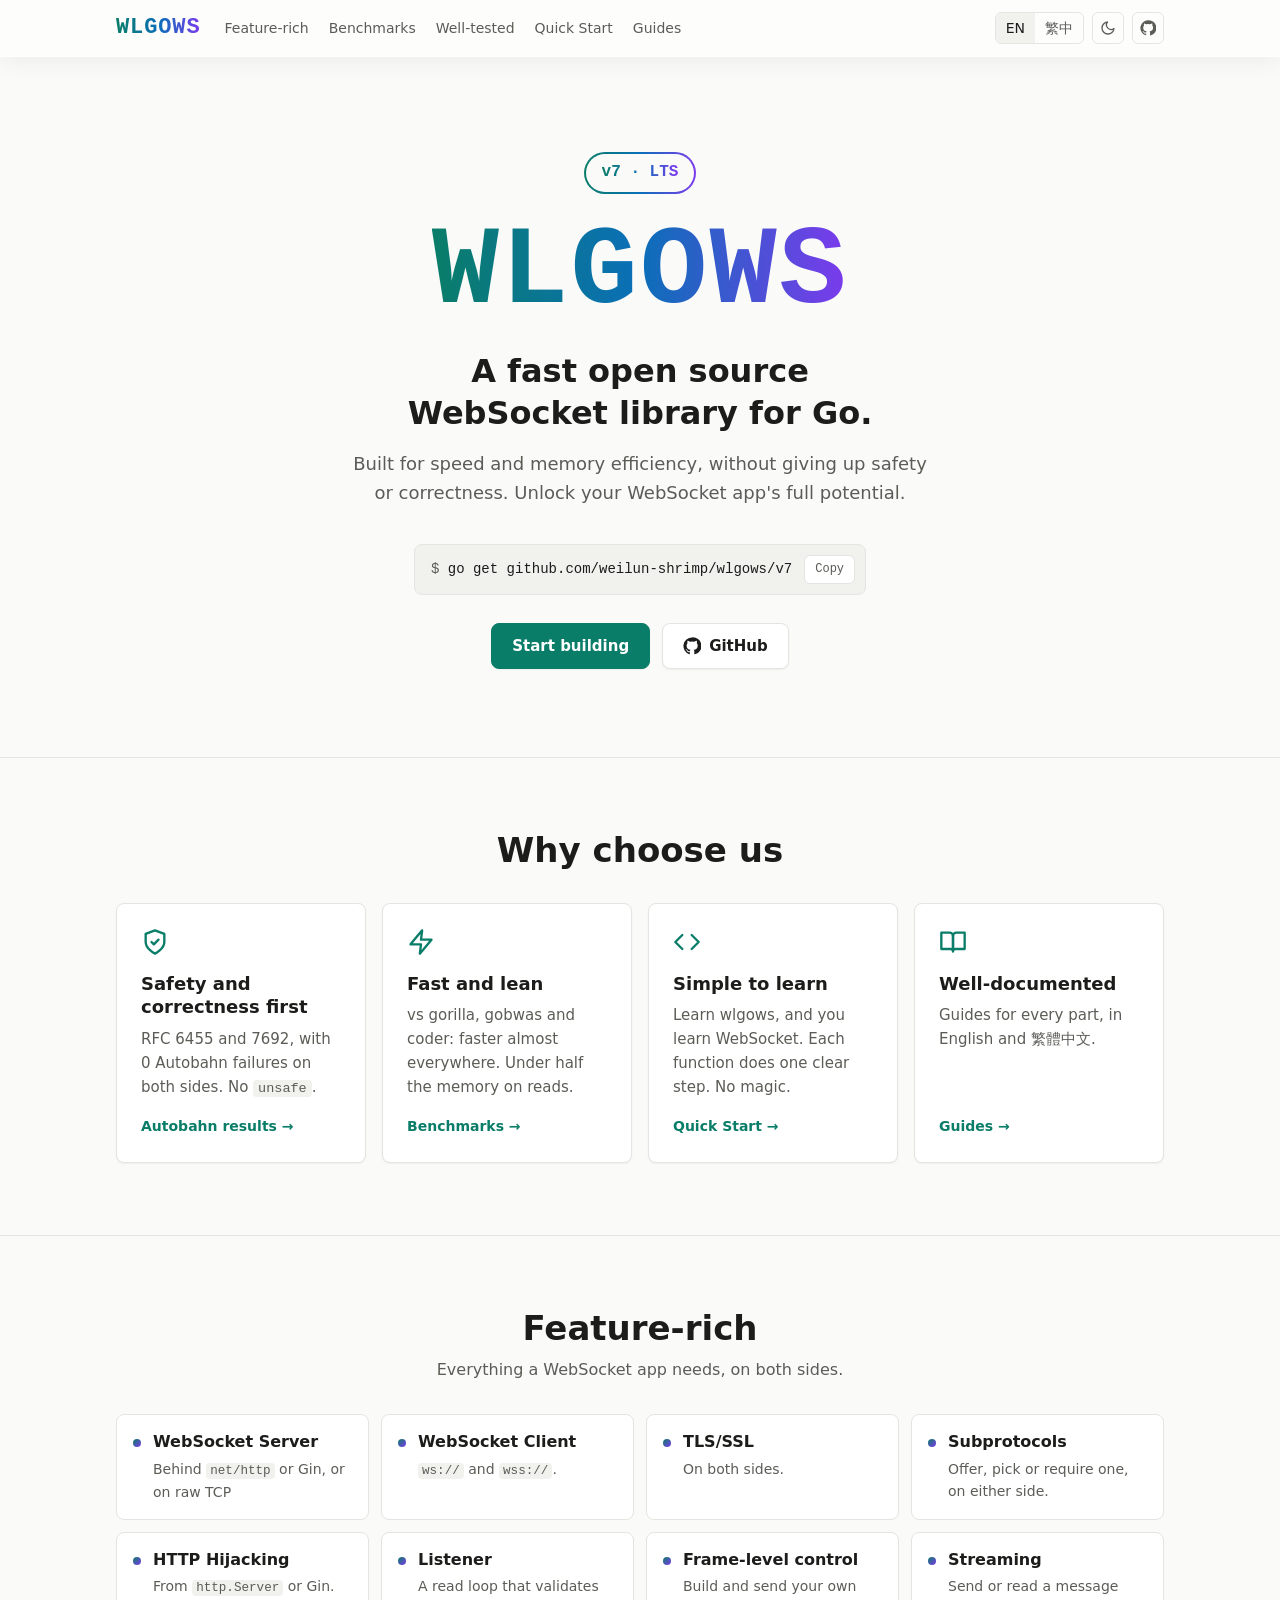
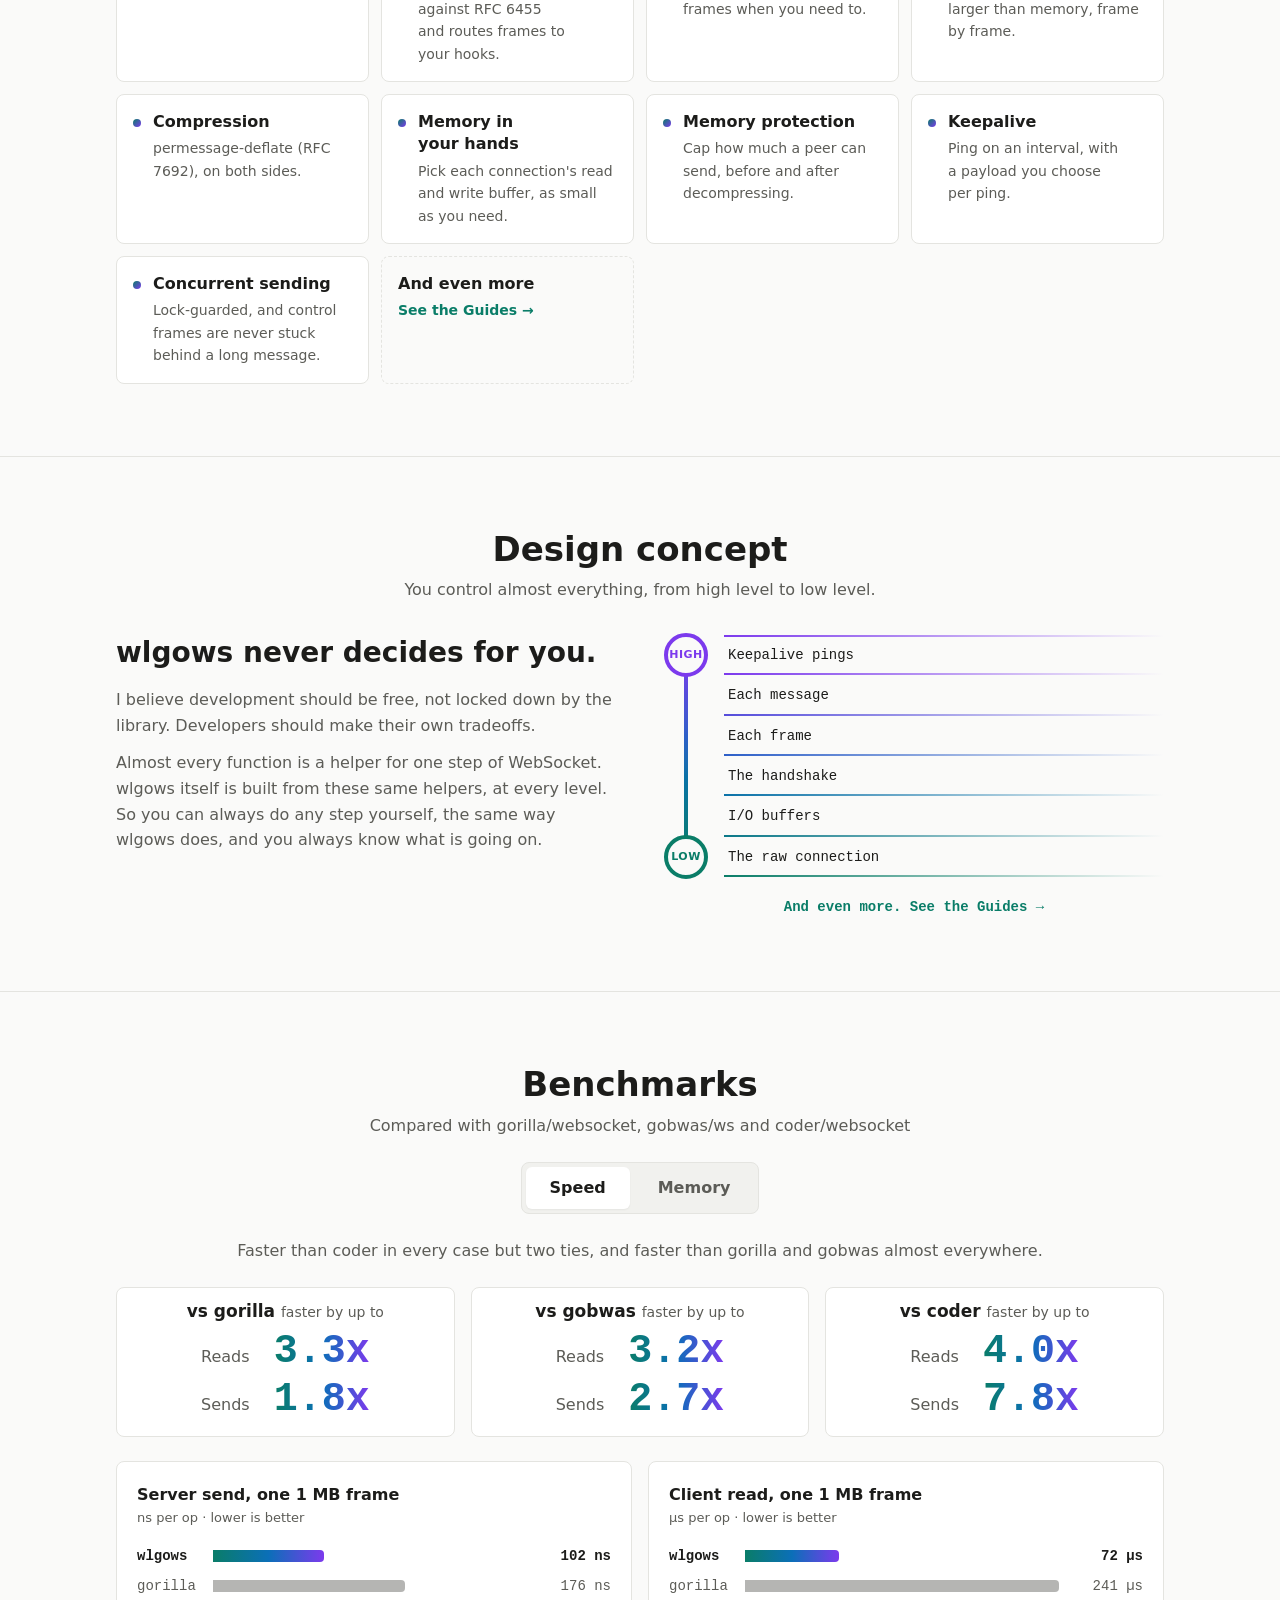
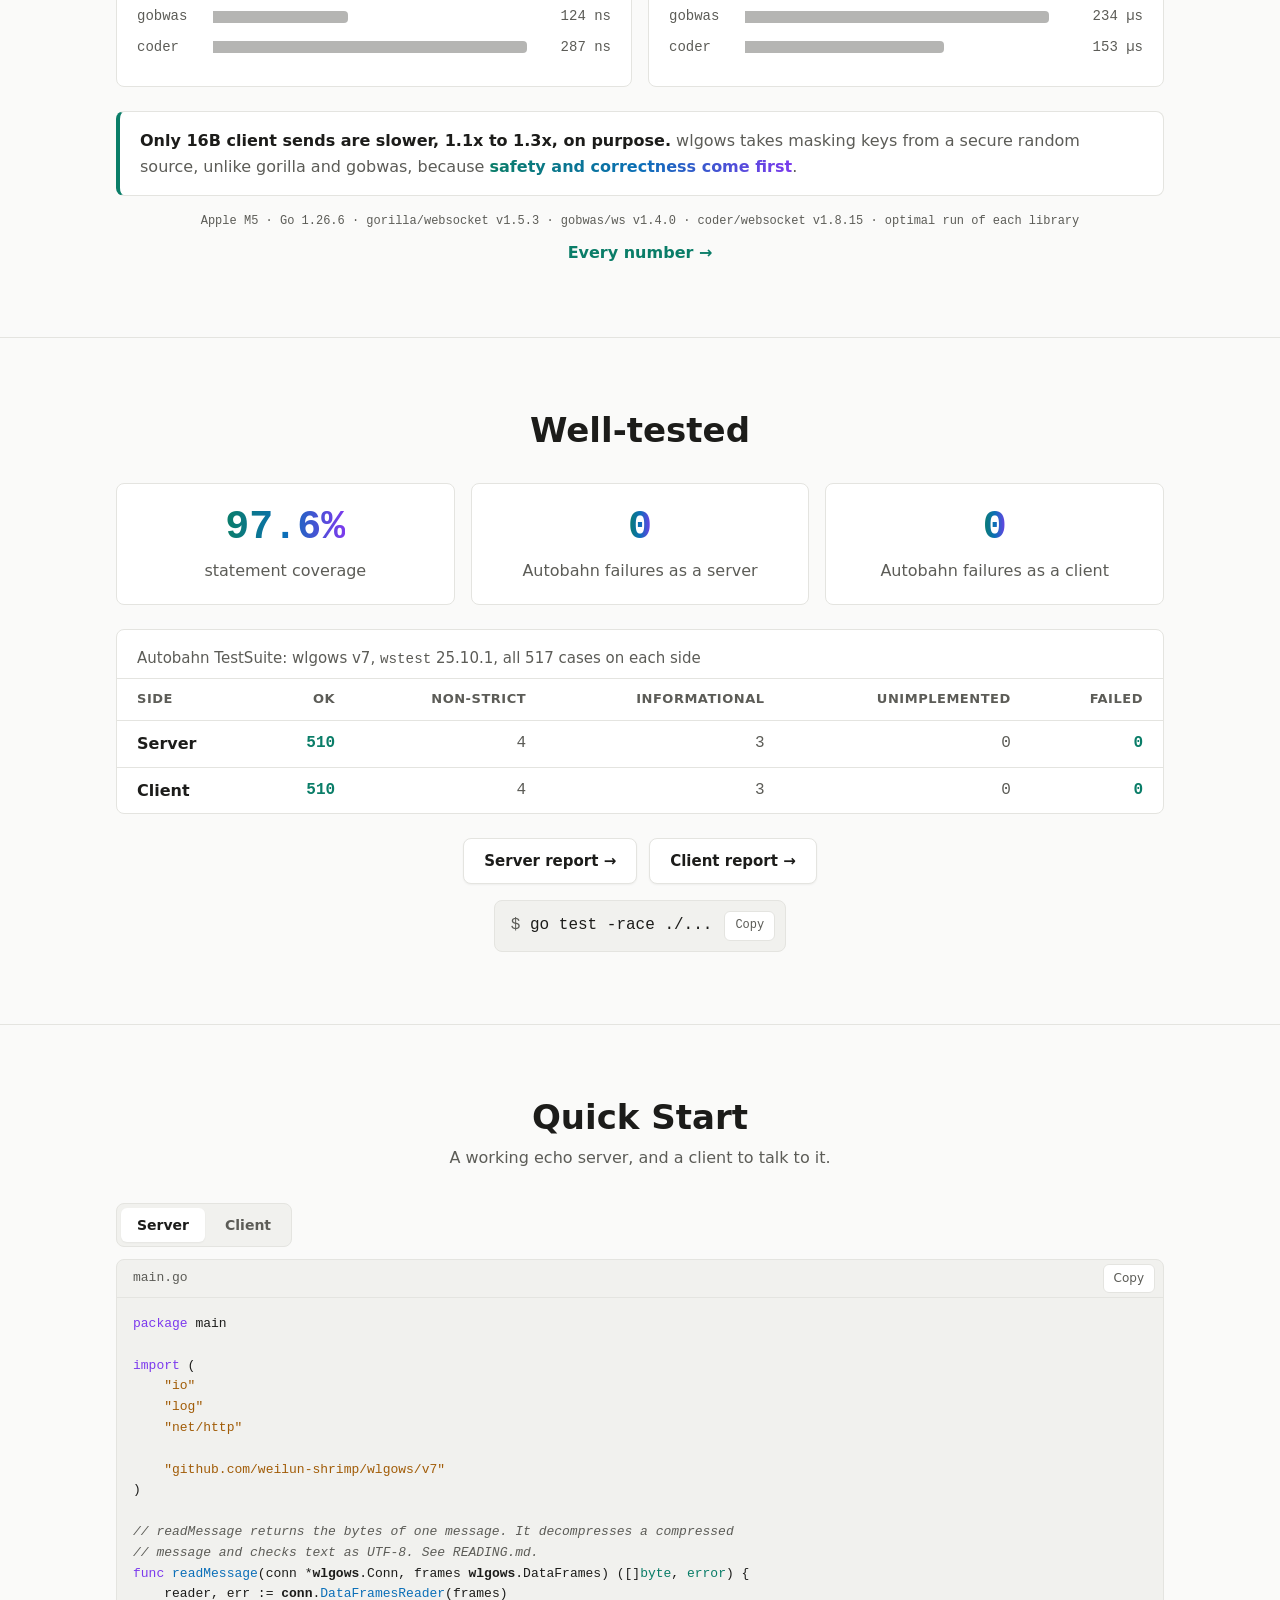
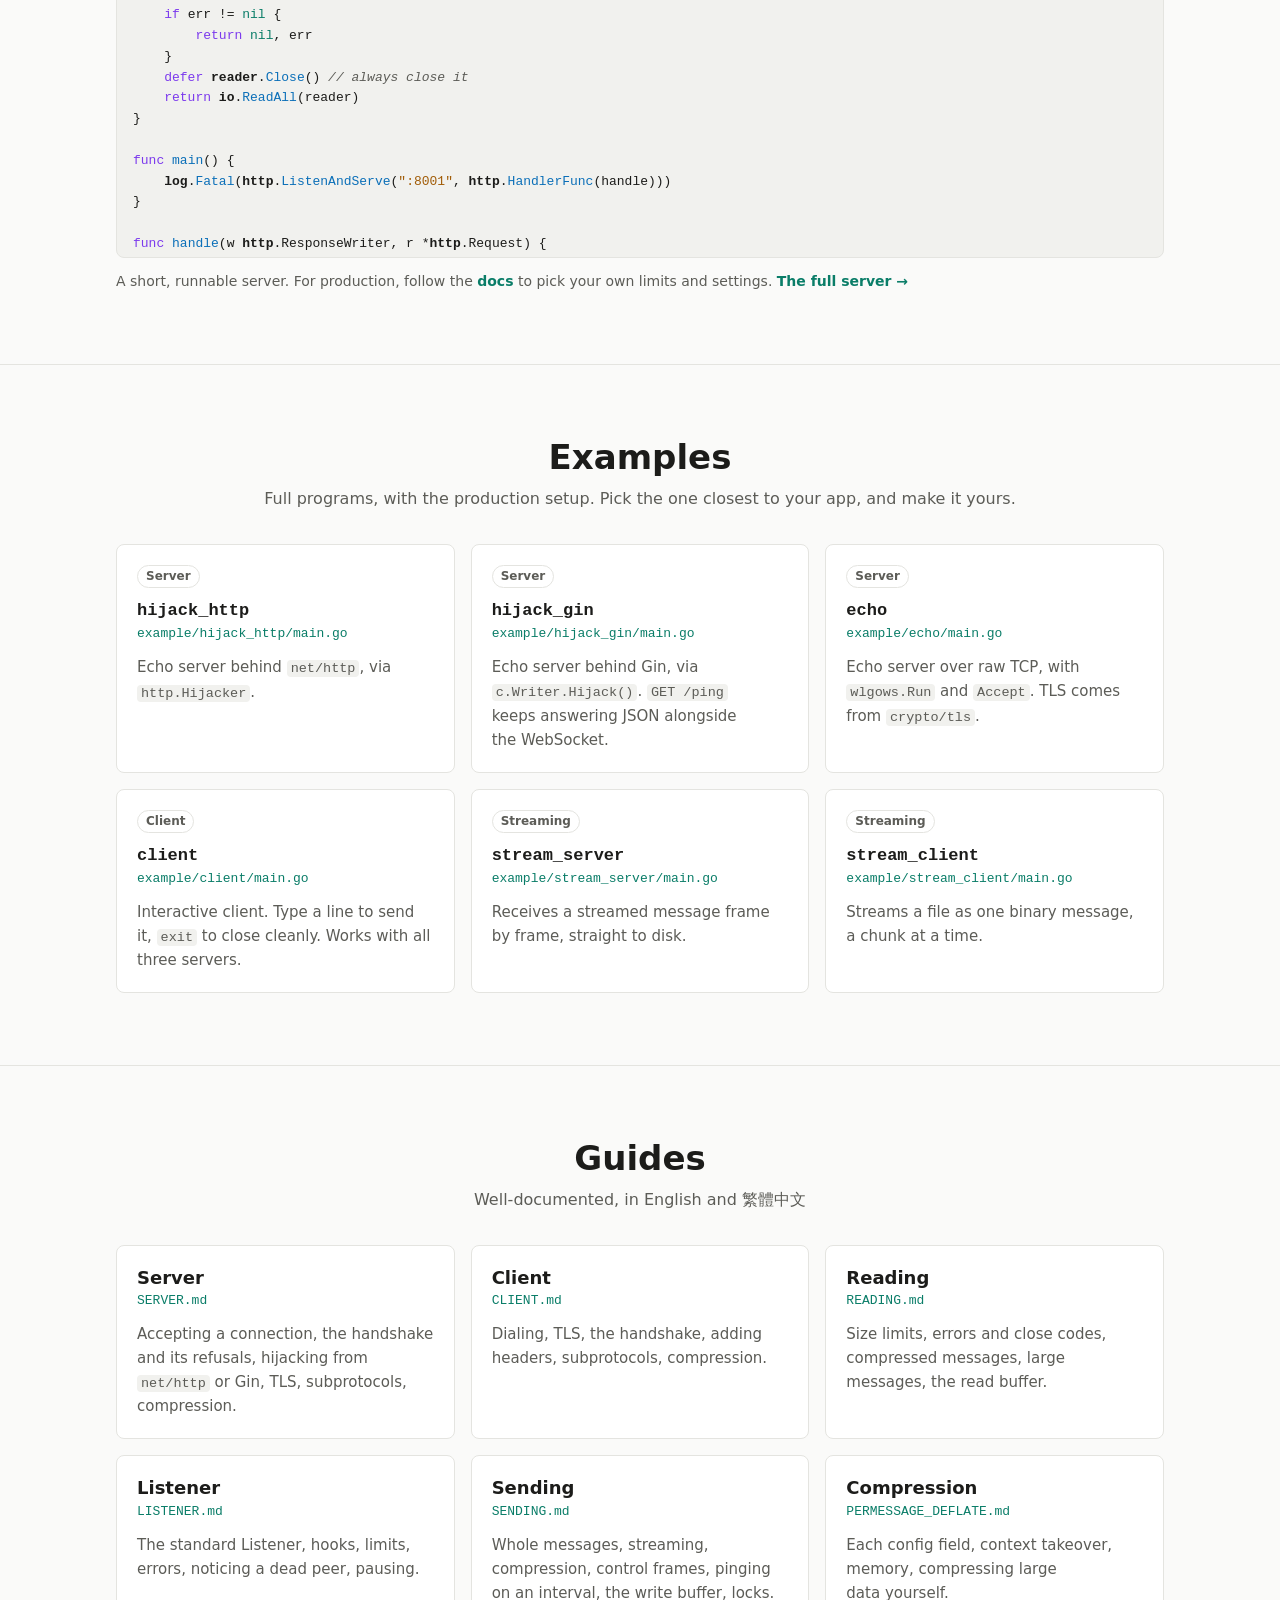
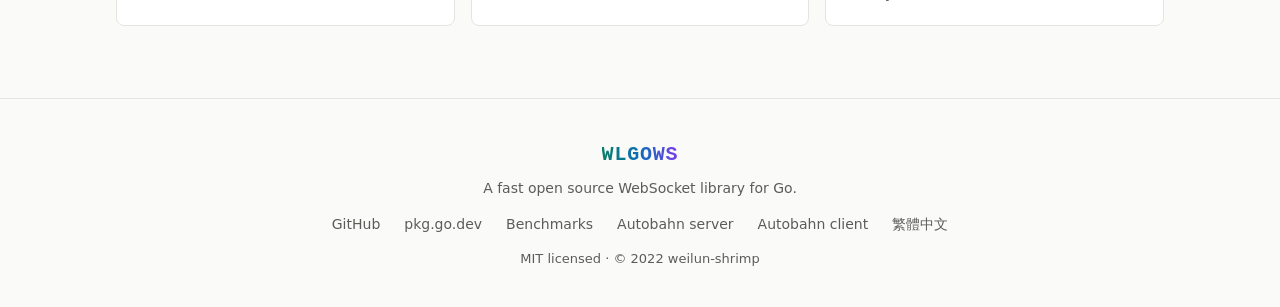
<file: .github/pages/index.html>
<!doctype html>
<html lang="en">
<head>
  <meta charset="utf-8">
  <meta name="viewport" content="width=device-width, initial-scale=1">
  <title>WLGOWS · WebSocket library for Go</title>
  <meta name="description" content="A fast open source WebSocket library for Go. Built for speed and memory efficiency, without giving up safety or correctness. Well-tested and well-documented.">
  <link rel="canonical" href="https://weilun-shrimp.github.io/wlgows/">
  <link rel="alternate" hreflang="en" href="https://weilun-shrimp.github.io/wlgows/">
  <link rel="alternate" hreflang="zh-TW" href="https://weilun-shrimp.github.io/wlgows/zh-TW/">
  <link rel="alternate" hreflang="x-default" href="https://weilun-shrimp.github.io/wlgows/">
  <link rel="icon" href="favicon.svg" type="image/svg+xml">

  <!-- The preview card when the link is shared (Slack, X, Discord ...). -->
  <meta property="og:type" content="website">
  <meta property="og:site_name" content="WLGOWS">
  <meta property="og:title" content="WLGOWS · WebSocket library for Go">
  <meta property="og:description" content="A fast open source WebSocket library for Go. Built for speed and memory efficiency, without giving up safety or correctness. Well-tested and well-documented.">
  <meta property="og:url" content="https://weilun-shrimp.github.io/wlgows/">
  <meta property="og:locale" content="en_US">
  <meta property="og:locale:alternate" content="zh_TW">
  <meta name="twitter:card" content="summary">

  <!-- Tells search engines this page is about a Go library. -->
  <script type="application/ld+json">
  {
    "@context": "https://schema.org",
    "@type": "SoftwareSourceCode",
    "name": "WLGOWS",
    "description": "A fast open source WebSocket library for Go. Built for speed and memory efficiency, without giving up safety or correctness. Well-tested and well-documented.",
    "url": "https://weilun-shrimp.github.io/wlgows/",
    "codeRepository": "https://github.com/weilun-shrimp/wlgows",
    "programmingLanguage": "Go",
    "runtimePlatform": "Go 1.24 or newer",
    "version": "7",
    "license": "https://opensource.org/licenses/MIT",
    "author": {
      "@type": "Person",
      "name": "weilun-shrimp",
      "url": "https://github.com/weilun-shrimp"
    },
    "keywords": "WebSocket library, Go WebSocket, Golang WebSocket, WebSocket server, WebSocket client, open source, RFC 6455, RFC 7692, permessage-deflate",
    "sameAs": "https://pkg.go.dev/github.com/weilun-shrimp/wlgows/v7",
    "inLanguage": "en"
  }
  </script>

  <link rel="stylesheet" href="style/index.css">
  <script src="script/theme.js"></script>
  <script type="module" src="script/index.js"></script>
</head>
<body>
  <header class="site-header glass">
    <div class="container">
      <a class="brand text-gradient" href="./">WLGOWS</a>
      <nav class="nav" id="site-nav">
        <a href="#features">Feature-rich</a>
        <a href="#benchmarks">Benchmarks</a>
        <a href="#well-tested">Well-tested</a>
        <a href="#quick-start">Quick Start</a>
        <a href="#guides">Guides</a>
      </nav>
      <div class="header-actions">
        <div class="lang-switch">
          <a href="./" aria-current="page" lang="en">EN</a>
          <a href="zh-TW/" lang="zh-TW">繁中</a>
        </div>
        <button class="icon-button theme-toggle" type="button" aria-label="Switch theme">
          <svg class="icon-moon" viewBox="0 0 24 24" fill="none" stroke="currentColor" stroke-width="2" stroke-linecap="round" stroke-linejoin="round" aria-hidden="true"><path d="M21 12.8A9 9 0 1 1 11.2 3a7 7 0 0 0 9.8 9.8z"/></svg>
          <svg class="icon-sun" viewBox="0 0 24 24" fill="none" stroke="currentColor" stroke-width="2" stroke-linecap="round" stroke-linejoin="round" aria-hidden="true"><circle cx="12" cy="12" r="4"/><path d="M12 2v2M12 20v2M4.9 4.9l1.4 1.4M17.7 17.7l1.4 1.4M2 12h2M20 12h2M4.9 19.1l1.4-1.4M17.7 6.3l1.4-1.4"/></svg>
        </button>
        <a class="icon-button" href="https://github.com/weilun-shrimp/wlgows" aria-label="GitHub">
          <svg viewBox="0 0 24 24" fill="currentColor" aria-hidden="true"><path d="M12 .5a11.5 11.5 0 0 0-3.6 22.4c.6.1.8-.3.8-.6v-2c-3.2.7-3.9-1.5-3.9-1.5-.5-1.3-1.3-1.7-1.3-1.7-1-.7.1-.7.1-.7 1.2.1 1.8 1.2 1.8 1.2 1 1.8 2.8 1.3 3.4 1 .1-.8.4-1.3.8-1.6-2.6-.3-5.3-1.3-5.3-5.7 0-1.3.5-2.3 1.2-3.1-.1-.3-.5-1.5.1-3.1 0 0 1-.3 3.2 1.2a11 11 0 0 1 5.8 0c2.2-1.5 3.2-1.2 3.2-1.2.6 1.6.2 2.8.1 3.1.8.8 1.2 1.9 1.2 3.1 0 4.4-2.7 5.4-5.3 5.7.4.4.8 1.1.8 2.2v3.3c0 .3.2.7.8.6A11.5 11.5 0 0 0 12 .5z"/></svg>
        </a>
        <button class="icon-button menu-toggle" type="button" aria-label="Menu" aria-controls="site-nav" aria-expanded="false">
          <svg class="icon-menu" viewBox="0 0 24 24" fill="none" stroke="currentColor" stroke-width="2" stroke-linecap="round" aria-hidden="true"><path d="M4 7h16M4 12h16M4 17h16"/></svg>
          <svg class="icon-close" viewBox="0 0 24 24" fill="none" stroke="currentColor" stroke-width="2" stroke-linecap="round" aria-hidden="true"><path d="M6 6l12 12M18 6 6 18"/></svg>
        </button>
      </div>
    </div>
  </header>

  <main>
    <section class="hero">
      <div class="container">
        <a class="badge" href="https://github.com/weilun-shrimp/wlgows/blob/master/README.md#why-i-started-and-why-v7"><span class="text-gradient">v7 · LTS</span></a>
        <h1>
          <span class="wordmark text-gradient">WLGOWS</span>
          <span class="headline">A fast open source WebSocket library for Go.</span>
        </h1>
        <p class="subline">Built for speed and memory efficiency, without giving up safety or correctness. Unlock your WebSocket app's full potential.</p>

        <div class="install">
          <code id="install-command">go get github.com/weilun-shrimp/wlgows/v7</code>
          <button class="copy-button" type="button" data-copy="install-command" data-copied-label="Copied">Copy</button>
        </div>

        <div class="hero-actions">
          <a class="button button-primary" href="#quick-start">Start building</a>
          <a class="button" href="https://github.com/weilun-shrimp/wlgows">
            <svg viewBox="0 0 24 24" fill="currentColor" aria-hidden="true"><path d="M12 .5a11.5 11.5 0 0 0-3.6 22.4c.6.1.8-.3.8-.6v-2c-3.2.7-3.9-1.5-3.9-1.5-.5-1.3-1.3-1.7-1.3-1.7-1-.7.1-.7.1-.7 1.2.1 1.8 1.2 1.8 1.2 1 1.8 2.8 1.3 3.4 1 .1-.8.4-1.3.8-1.6-2.6-.3-5.3-1.3-5.3-5.7 0-1.3.5-2.3 1.2-3.1-.1-.3-.5-1.5.1-3.1 0 0 1-.3 3.2 1.2a11 11 0 0 1 5.8 0c2.2-1.5 3.2-1.2 3.2-1.2.6 1.6.2 2.8.1 3.1.8.8 1.2 1.9 1.2 3.1 0 4.4-2.7 5.4-5.3 5.7.4.4.8 1.1.8 2.2v3.3c0 .3.2.7.8.6A11.5 11.5 0 0 0 12 .5z"/></svg>
            GitHub
          </a>
        </div>
      </div>
    </section>

    <section class="section" id="why">
      <div class="container">
        <h2 class="section-title">Why choose us</h2>
        <div class="card-grid">
          <article class="card">
            <svg class="card-icon" viewBox="0 0 24 24" fill="none" stroke="currentColor" stroke-width="2" stroke-linecap="round" stroke-linejoin="round" aria-hidden="true"><path d="M12 22s8-4 8-10V5l-8-3-8 3v7c0 6 8 10 8 10z"/><path d="m9 12 2 2 4-4"/></svg>
            <h3>Safety and correctness first</h3>
            <p>RFC 6455 and 7692, with 0 Autobahn failures on both sides. No <code>unsafe</code>.</p>
            <a class="card-link" href="https://github.com/weilun-shrimp/wlgows/blob/master/example/AUTOBAHN.md#our-result">Autobahn results →</a>
          </article>
          <article class="card">
            <svg class="card-icon" viewBox="0 0 24 24" fill="none" stroke="currentColor" stroke-width="2" stroke-linecap="round" stroke-linejoin="round" aria-hidden="true"><path d="M13 2 3 14h9l-1 8 10-12h-9l1-8z"/></svg>
            <h3>Fast and lean</h3>
            <p>vs gorilla, gobwas and coder: faster almost everywhere. Under half the memory on reads.</p>
            <a class="card-link" href="https://github.com/weilun-shrimp/wlgows/blob/master/BENCHMARK_COMPARISON.md">Benchmarks →</a>
          </article>
          <article class="card">
            <svg class="card-icon" viewBox="0 0 24 24" fill="none" stroke="currentColor" stroke-width="2" stroke-linecap="round" stroke-linejoin="round" aria-hidden="true"><path d="m8 6-6 6 6 6"/><path d="m16 6 6 6-6 6"/></svg>
            <h3>Simple to learn</h3>
            <p>Learn wlgows, and you learn WebSocket. Each function does one clear step. No magic.</p>
            <a class="card-link" href="#quick-start">Quick Start →</a>
          </article>
          <article class="card">
            <svg class="card-icon" viewBox="0 0 24 24" fill="none" stroke="currentColor" stroke-width="2" stroke-linecap="round" stroke-linejoin="round" aria-hidden="true"><path d="M2 4h7a3 3 0 0 1 3 3v13a2 2 0 0 0-2-2H2z"/><path d="M22 4h-7a3 3 0 0 0-3 3v13a2 2 0 0 1 2-2h8z"/></svg>
            <h3>Well-documented</h3>
            <p>Guides for every part, in English and <span class="nowrap" lang="zh-TW">繁體中文</span>.</p>
            <a class="card-link" href="#guides">Guides →</a>
          </article>
        </div>
      </div>
    </section>
    <section class="section" id="features">
      <div class="container">
        <h2 class="section-title">Feature-rich</h2>
        <p class="section-subtitle">Everything a WebSocket app needs, on both sides.</p>
        <ul class="feature-grid">
          <li class="feature">
            <h3>WebSocket Server</h3>
            <p>Behind <code>net/http</code> or Gin, or on raw TCP</p>
          </li>
          <li class="feature">
            <h3>WebSocket Client</h3>
            <p><code>ws://</code> and <code>wss://</code>.</p>
          </li>
          <li class="feature">
            <h3>TLS/SSL</h3>
            <p>On both sides.</p>
          </li>
          <li class="feature">
            <h3>Subprotocols</h3>
            <p>Offer, pick or require one, on either side.</p>
          </li>
          <li class="feature">
            <h3>HTTP Hijacking</h3>
            <p>From <code>http.Server</code> or Gin.</p>
          </li>
          <li class="feature">
            <h3>Listener</h3>
            <p>A read loop that validates against RFC 6455 and routes frames to your hooks.</p>
          </li>
          <li class="feature">
            <h3>Frame-level control</h3>
            <p>Build and send your own frames when you need to.</p>
          </li>
          <li class="feature">
            <h3>Streaming</h3>
            <p>Send or read a message larger than memory, frame by frame.</p>
          </li>
          <li class="feature">
            <h3>Compression</h3>
            <p>permessage-deflate (RFC 7692), on both sides.</p>
          </li>
          <li class="feature">
            <h3>Memory in your hands</h3>
            <p>Pick each connection's read and write buffer, as small as you need.</p>
          </li>
          <li class="feature">
            <h3>Memory protection</h3>
            <p>Cap how much a peer can send, before and after decompressing.</p>
          </li>
          <li class="feature">
            <h3>Keepalive</h3>
            <p>Ping on an interval, with a payload you choose per ping.</p>
          </li>
          <li class="feature">
            <h3>Concurrent sending</h3>
            <p>Lock-guarded, and control frames are never stuck behind a long message.</p>
          </li>
          <li class="feature feature-more">
            <a href="#guides">
              <span class="feature-more-title">And even more</span>
              <p>See the Guides →</p>
            </a>
          </li>
        </ul>
      </div>
    </section>
    <section class="section" id="design-concept">
      <div class="container">
        <h2 class="section-title">Design concept</h2>
        <p class="section-subtitle">You control almost everything, from high level to low level.</p>
        <div class="concept">
          <div class="concept-text">
            <p class="concept-lead">wlgows never decides for you.</p>
            <p>I believe development should be free, not locked down by the library. Developers should make their own tradeoffs.</p>
            <p>Almost every function is a helper for one step of WebSocket. wlgows itself is built from these same helpers, at every level. So you can always do any step yourself, the same way wlgows does, and you always know what is going on.</p>
          </div>
          <div class="concept-stack">
            <ol class="layer-stack">
              <li class="layer" data-level="High">Keepalive pings</li>
              <li class="layer">Each message</li>
              <li class="layer">Each frame</li>
              <li class="layer">The handshake</li>
              <li class="layer">I/O buffers</li>
              <li class="layer" data-level="Low">The raw connection</li>
            </ol>
            <p class="layer-stack-more"><a href="#guides">And even more. See the Guides →</a></p>
          </div>
        </div>
      </div>
    </section>
    <section class="section" id="benchmarks">
      <div class="container">
        <h2 class="section-title">Benchmarks</h2>
        <p class="section-subtitle">Compared with gorilla/websocket, gobwas/ws and coder/websocket</p>

        <div class="code-tabs benchmark-tabs" data-tabs>
          <div class="code-tabs-bar">
            <div class="code-tabs-list" role="tablist" aria-label="Benchmarks">
              <button class="code-tab" type="button" role="tab" id="tab-speed" aria-controls="panel-speed" aria-selected="true">Speed</button>
              <button class="code-tab" type="button" role="tab" id="tab-memory" aria-controls="panel-memory" aria-selected="false">Memory</button>
            </div>
          </div>
          <div class="code-panel" role="tabpanel" id="panel-speed" aria-labelledby="tab-speed">
            <h3 class="visually-hidden">Speed</h3>
            <p class="benchmark-conclusion">Faster than coder in every case but two ties, and faster than gorilla and gobwas almost everywhere.</p>
            <div class="stat-row">
              <div class="stat">
                <h4 class="stat-title">vs gorilla <span class="stat-title-note">faster by up to</span></h4>
                <dl class="stat-pairs">
                  <div class="stat-pair">
                    <dt>Reads</dt>
                    <dd class="text-gradient">3.3x</dd>
                  </div>
                  <div class="stat-pair">
                    <dt>Sends</dt>
                    <dd class="text-gradient">1.8x</dd>
                  </div>
                </dl>
              </div>
              <div class="stat">
                <h4 class="stat-title">vs gobwas <span class="stat-title-note">faster by up to</span></h4>
                <dl class="stat-pairs">
                  <div class="stat-pair">
                    <dt>Reads</dt>
                    <dd class="text-gradient">3.2x</dd>
                  </div>
                  <div class="stat-pair">
                    <dt>Sends</dt>
                    <dd class="text-gradient">2.7x</dd>
                  </div>
                </dl>
              </div>
              <div class="stat">
                <h4 class="stat-title">vs coder <span class="stat-title-note">faster by up to</span></h4>
                <dl class="stat-pairs">
                  <div class="stat-pair">
                    <dt>Reads</dt>
                    <dd class="text-gradient">4.0x</dd>
                  </div>
                  <div class="stat-pair">
                    <dt>Sends</dt>
                    <dd class="text-gradient">7.8x</dd>
                  </div>
                </dl>
              </div>
            </div>
            <div class="chart-grid">
              <figure class="bar-chart">
                <figcaption>
                  <span class="bar-chart-title">Server send, one 1 MB frame</span>
                  <span class="bar-chart-unit">ns per op · lower is better</span>
                </figcaption>
                <div class="bar-rows">
                  <div class="bar-row bar-row-ours">
                    <span class="bar-name">wlgows</span>
                    <span class="bar-track"><span class="bar" style="--value: 35.5%"></span></span>
                    <span class="bar-value">102 ns</span>
                  </div>
                  <div class="bar-row">
                    <span class="bar-name">gorilla</span>
                    <span class="bar-track"><span class="bar" style="--value: 61.2%"></span></span>
                    <span class="bar-value">176 ns</span>
                  </div>
                  <div class="bar-row">
                    <span class="bar-name">gobwas</span>
                    <span class="bar-track"><span class="bar" style="--value: 43.1%"></span></span>
                    <span class="bar-value">124 ns</span>
                  </div>
                  <div class="bar-row">
                    <span class="bar-name">coder</span>
                    <span class="bar-track"><span class="bar" style="--value: 100.0%"></span></span>
                    <span class="bar-value">287 ns</span>
                  </div>
                </div>
              </figure>
              <figure class="bar-chart">
                <figcaption>
                  <span class="bar-chart-title">Client read, one 1 MB frame</span>
                  <span class="bar-chart-unit">µs per op · lower is better</span>
                </figcaption>
                <div class="bar-rows">
                  <div class="bar-row bar-row-ours">
                    <span class="bar-name">wlgows</span>
                    <span class="bar-track"><span class="bar" style="--value: 29.9%"></span></span>
                    <span class="bar-value">72 µs</span>
                  </div>
                  <div class="bar-row">
                    <span class="bar-name">gorilla</span>
                    <span class="bar-track"><span class="bar" style="--value: 100.0%"></span></span>
                    <span class="bar-value">241 µs</span>
                  </div>
                  <div class="bar-row">
                    <span class="bar-name">gobwas</span>
                    <span class="bar-track"><span class="bar" style="--value: 96.8%"></span></span>
                    <span class="bar-value">234 µs</span>
                  </div>
                  <div class="bar-row">
                    <span class="bar-name">coder</span>
                    <span class="bar-track"><span class="bar" style="--value: 63.4%"></span></span>
                    <span class="bar-value">153 µs</span>
                  </div>
                </div>
              </figure>
            </div>
            <div class="callout">
              <p><strong>Only 16B client sends are slower, 1.1x to 1.3x, on purpose.</strong> wlgows takes masking keys from a secure random source, unlike gorilla and gobwas, because <span class="callout-highlight text-gradient">safety and correctness come first</span>.</p>
            </div>
          </div>
          <div class="code-panel" role="tabpanel" id="panel-memory" aria-labelledby="tab-memory">
            <h3 class="visually-hidden">Memory</h3>
            <p class="benchmark-conclusion">Under half the memory on every read, and 0 allocs on most sends.</p>
            <div class="stat-row">
              <div class="stat">
                <span class="stat-value text-gradient">Under half</span>
                <span class="stat-label">the bytes per read of any of the three</span>
              </div>
            </div>
            <div class="chart-grid">
              <figure class="bar-chart">
                <figcaption>
                  <span class="bar-chart-title">Read memory, one 1 MB frame</span>
                  <span class="bar-chart-unit">MB per op · lower is better</span>
                </figcaption>
                <div class="bar-rows">
                  <div class="bar-row bar-row-ours">
                    <span class="bar-name">wlgows</span>
                    <span class="bar-track"><span class="bar" style="--value: 47.1%"></span></span>
                    <span class="bar-value">1.05 MB</span>
                  </div>
                  <div class="bar-row">
                    <span class="bar-name">gorilla</span>
                    <span class="bar-track"><span class="bar" style="--value: 100.0%"></span></span>
                    <span class="bar-value">2.23 MB</span>
                  </div>
                  <div class="bar-row">
                    <span class="bar-name">gobwas</span>
                    <span class="bar-track"><span class="bar" style="--value: 100.0%"></span></span>
                    <span class="bar-value">2.23 MB</span>
                  </div>
                  <div class="bar-row">
                    <span class="bar-name">coder</span>
                    <span class="bar-track"><span class="bar" style="--value: 100.0%"></span></span>
                    <span class="bar-value">2.23 MB</span>
                  </div>
                </div>
              </figure>
              <figure class="bar-chart">
                <figcaption>
                  <span class="bar-chart-title">Server send allocs, 8 frames of 16 KB</span>
                  <span class="bar-chart-unit">allocs per op · lower is better</span>
                </figcaption>
                <div class="bar-rows">
                  <div class="bar-row bar-row-ours">
                    <span class="bar-name">wlgows</span>
                    <span class="bar-track"><span class="bar" style="--value: 0.0%"></span></span>
                    <span class="bar-value">0</span>
                  </div>
                  <div class="bar-row">
                    <span class="bar-name">gorilla</span>
                    <span class="bar-track"><span class="bar" style="--value: 100.0%"></span></span>
                    <span class="bar-value">16</span>
                  </div>
                  <div class="bar-row">
                    <span class="bar-name">gobwas</span>
                    <span class="bar-track"><span class="bar" style="--value: 50.0%"></span></span>
                    <span class="bar-value">8</span>
                  </div>
                  <div class="bar-row">
                    <span class="bar-name">coder</span>
                    <span class="bar-track"><span class="bar" style="--value: 0.0%"></span></span>
                    <span class="bar-value">0</span>
                  </div>
                </div>
              </figure>
            </div>
          </div>
        </div>

        <p class="benchmark-env">Apple M5 · Go 1.26.6 · gorilla/websocket v1.5.3 · gobwas/ws v1.4.0 · coder/websocket v1.8.15 · optimal run of each library</p>
        <p class="benchmark-more"><a href="https://github.com/weilun-shrimp/wlgows/blob/master/BENCHMARK_COMPARISON.md">Every number →</a></p>
      </div>
    </section>
    <section class="section" id="well-tested">
      <div class="container">
        <h2 class="section-title">Well-tested</h2>
        <div class="stat-row">
          <div class="stat">
            <span class="stat-value text-gradient">97.6%</span>
            <span class="stat-label">statement coverage</span>
          </div>
          <div class="stat">
            <span class="stat-value text-gradient">0</span>
            <span class="stat-label">Autobahn failures as a server</span>
          </div>
          <div class="stat">
            <span class="stat-value text-gradient">0</span>
            <span class="stat-label">Autobahn failures as a client</span>
          </div>
        </div>
        <div class="table-card">
          <table class="data-table">
            <caption>Autobahn TestSuite: wlgows v7, <code>wstest</code> 25.10.1, all 517 cases on each side</caption>
            <thead>
              <tr>
                <th scope="col">Side</th>
                <th scope="col">OK</th>
                <th scope="col">Non-Strict</th>
                <th scope="col">Informational</th>
                <th scope="col">Unimplemented</th>
                <th scope="col">Failed</th>
              </tr>
            </thead>
            <tbody>
              <tr>
                <th scope="row">Server</th>
                <td class="data-good">510</td>
                <td>4</td>
                <td>3</td>
                <td>0</td>
                <td class="data-good">0</td>
              </tr>
              <tr>
                <th scope="row">Client</th>
                <td class="data-good">510</td>
                <td>4</td>
                <td>3</td>
                <td>0</td>
                <td class="data-good">0</td>
              </tr>
            </tbody>
          </table>
        </div>
        <div class="tested-actions">
          <a class="button" href="autobahn_server/index.html">Server report →</a>
          <a class="button" href="autobahn_client/index.html">Client report →</a>
        </div>
        <div class="tested-command">
          <div class="install">
            <code id="test-command">go test -race ./...</code>
            <button class="copy-button" type="button" data-copy="test-command" data-copied-label="Copied">Copy</button>
          </div>
        </div>
      </div>
    </section>
    <section class="section" id="quick-start">
      <div class="container">
        <h2 class="section-title">Quick Start</h2>
        <p class="section-subtitle">A working echo server, and a client to talk to it.</p>
        <div class="code-tabs" data-tabs>
          <div class="code-tabs-bar">
            <div class="code-tabs-list" role="tablist" aria-label="Quick Start code">
              <button class="code-tab" type="button" role="tab" id="tab-server" aria-controls="panel-server" aria-selected="true">Server</button>
              <button class="code-tab" type="button" role="tab" id="tab-client" aria-controls="panel-client" aria-selected="false">Client</button>
            </div>
          </div>
          <div class="code-panel" role="tabpanel" id="panel-server" aria-labelledby="tab-server">
            <div class="code-block">
              <span class="code-block-name">main.go</span>
              <button class="copy-button" type="button" data-copy="code-server" data-copied-label="Copied">Copy</button>
              <pre><code id="code-server">package main

import (
	"io"
	"log"
	"net/http"

	"github.com/weilun-shrimp/wlgows/v7"
)

// readMessage returns the bytes of one message. It decompresses a compressed
// message and checks text as UTF-8. See READING.md.
func readMessage(conn *wlgows.Conn, frames wlgows.DataFrames) ([]byte, error) {
	reader, err := conn.DataFramesReader(frames)
	if err != nil {
		return nil, err
	}
	defer reader.Close() // always close it
	return io.ReadAll(reader)
}

func main() {
	log.Fatal(http.ListenAndServe(":8001", http.HandlerFunc(handle)))
}

func handle(w http.ResponseWriter, r *http.Request) {
	hijacker, ok := w.(http.Hijacker)
	if !ok {
		http.Error(w, "could not hijack connection", http.StatusInternalServerError)
		return
	}
	netConn, bufRW, err := hijacker.Hijack()
	if err != nil {
		http.Error(w, "could not hijack connection", http.StatusInternalServerError)
		return
	}
	defer netConn.Close()

	// Pass bufRW.Reader: net/http may have read the start of the first frame into it.
	conn, _, err := wlgows.ServerHandShake(netConn, bufRW.Reader, bufRW.Writer, r, wlgows.ServerHandShakeConfig{})
	if err != nil {
		return
	}

	// Ping, pong, close and reserved opcodes already answered.
	listener := conn.NewStandardListener()

	// SetConfig replaces all of it, so start from what the standard hooks left.
	config := listener.GetConfig()
	config.Text = func(frames wlgows.DataFrames) {
		message, err := readMessage(conn, frames)
		if err != nil {
			listener.PauseListen(err) // Listen returns err
			return
		}
		conn.SendText(message, wlgows.SendDataConfig{}) // echo
	}
	listener.SetConfig(config)

	log.Println("closing:", listener.Listen())
}</code></pre>
            </div>
            <p class="code-note">A short, runnable server. For production, follow the <a href="#guides">docs</a> to pick your own limits and settings. <a href="https://github.com/weilun-shrimp/wlgows/blob/master/README.md#quick-start">The full server →</a></p>
          </div>
          <div class="code-panel" role="tabpanel" id="panel-client" aria-labelledby="tab-client">
            <div class="code-block">
              <span class="code-block-name">main.go</span>
              <button class="copy-button" type="button" data-copy="code-client" data-copied-label="Copied">Copy</button>
              <pre><code id="code-client">package main

import (
	"bufio"
	"io"
	"log"

	"github.com/weilun-shrimp/wlgows/v7"
)

// readMessage returns the bytes of one message. It decompresses a compressed
// message and checks text as UTF-8. See READING.md.
func readMessage(conn *wlgows.Conn, frames wlgows.DataFrames) ([]byte, error) {
	reader, err := conn.DataFramesReader(frames)
	if err != nil {
		return nil, err
	}
	defer reader.Close() // always close it
	return io.ReadAll(reader)
}

func main() {
	// Dial only connects and builds the request. You run the handshake
	// yourself, so you can still add headers to `request` before it is sent.
	netConn, request, err := wlgows.Dial("ws://localhost:8001", nil)
	if err != nil {
		panic(err)
	}
	defer netConn.Close()

	// The reader and the writer take 4096 bytes/conn each; see READING.md and SENDING.md to shrink them.
	conn, _, err := wlgows.ClientHandShake(netConn, bufio.NewReader(netConn), bufio.NewWriter(netConn), request, wlgows.ClientHandShakeConfig{})
	if err != nil {
		panic(err)
	}

	listener := conn.NewStandardListener()

	config := listener.GetConfig() // what the standard hooks left
	config.Text = func(frames wlgows.DataFrames) {
		message, err := readMessage(conn, frames)
		if err != nil {
			listener.PauseListen(err) // Listen returns err
			return
		}
		log.Printf("received: %s", message)
	}
	listener.SetConfig(config)

	conn.SendText([]byte("Hello, WebSocket!"), wlgows.SendDataConfig{})

	log.Println("closing:", listener.Listen())
}</code></pre>
            </div>
            <p class="code-note">A short, runnable client. For production, follow the <a href="#guides">docs</a> to pick your own limits and settings. <a href="https://github.com/weilun-shrimp/wlgows/blob/master/README.md#quick-start">The full client →</a></p>
          </div>
        </div>
      </div>
    </section>
    <section class="section" id="examples">
      <div class="container">
        <h2 class="section-title">Examples</h2>
        <p class="section-subtitle">Full programs, with the production setup. Pick the one closest to your app, and make it yours.</p>
        <div class="example-grid">
          <a class="example" href="https://github.com/weilun-shrimp/wlgows/blob/master/example/hijack_http/main.go">
            <span class="example-kind">Server</span>
            <h3 class="example-name">hijack_http</h3>
            <span class="example-file">example/hijack_http/main.go</span>
            <p>Echo server behind <code>net/http</code>, via <code>http.Hijacker</code>.</p>
          </a>
          <a class="example" href="https://github.com/weilun-shrimp/wlgows/blob/master/example/hijack_gin/main.go">
            <span class="example-kind">Server</span>
            <h3 class="example-name">hijack_gin</h3>
            <span class="example-file">example/hijack_gin/main.go</span>
            <p>Echo server behind Gin, via <code>c.Writer.Hijack()</code>. <code>GET /ping</code> keeps answering JSON alongside the WebSocket.</p>
          </a>
          <a class="example" href="https://github.com/weilun-shrimp/wlgows/blob/master/example/echo/main.go">
            <span class="example-kind">Server</span>
            <h3 class="example-name">echo</h3>
            <span class="example-file">example/echo/main.go</span>
            <p>Echo server over raw TCP, with <code>wlgows.Run</code> and <code>Accept</code>. TLS comes from <code>crypto/tls</code>.</p>
          </a>
          <a class="example" href="https://github.com/weilun-shrimp/wlgows/blob/master/example/client/main.go">
            <span class="example-kind">Client</span>
            <h3 class="example-name">client</h3>
            <span class="example-file">example/client/main.go</span>
            <p>Interactive client. Type a line to send it, <code>exit</code> to close cleanly. Works with all three servers.</p>
          </a>
          <a class="example" href="https://github.com/weilun-shrimp/wlgows/blob/master/example/stream_server/main.go">
            <span class="example-kind">Streaming</span>
            <h3 class="example-name">stream_server</h3>
            <span class="example-file">example/stream_server/main.go</span>
            <p>Receives a streamed message frame by frame, straight to disk.</p>
          </a>
          <a class="example" href="https://github.com/weilun-shrimp/wlgows/blob/master/example/stream_client/main.go">
            <span class="example-kind">Streaming</span>
            <h3 class="example-name">stream_client</h3>
            <span class="example-file">example/stream_client/main.go</span>
            <p>Streams a file as one binary message, a chunk at a time.</p>
          </a>
        </div>
      </div>
    </section>
    <section class="section" id="guides">
      <div class="container">
        <h2 class="section-title">
          Guides
          <span class="section-title-sub">Well-documented, in English and <span class="nowrap" lang="zh-TW">繁體中文</span></span>
        </h2>
        <div class="guide-grid">
          <a class="guide" href="https://github.com/weilun-shrimp/wlgows/blob/master/SERVER.md">
            <h3 class="guide-title">Server</h3>
            <span class="guide-file">SERVER.md</span>
            <p>Accepting a connection, the handshake and its refusals, hijacking from <code>net/http</code> or Gin, TLS, subprotocols, compression.</p>
          </a>
          <a class="guide" href="https://github.com/weilun-shrimp/wlgows/blob/master/CLIENT.md">
            <h3 class="guide-title">Client</h3>
            <span class="guide-file">CLIENT.md</span>
            <p>Dialing, TLS, the handshake, adding headers, subprotocols, compression.</p>
          </a>
          <a class="guide" href="https://github.com/weilun-shrimp/wlgows/blob/master/READING.md">
            <h3 class="guide-title">Reading</h3>
            <span class="guide-file">READING.md</span>
            <p>Size limits, errors and close codes, compressed messages, large messages, the read buffer.</p>
          </a>
          <a class="guide" href="https://github.com/weilun-shrimp/wlgows/blob/master/LISTENER.md">
            <h3 class="guide-title">Listener</h3>
            <span class="guide-file">LISTENER.md</span>
            <p>The standard Listener, hooks, limits, errors, noticing a dead peer, pausing.</p>
          </a>
          <a class="guide" href="https://github.com/weilun-shrimp/wlgows/blob/master/SENDING.md">
            <h3 class="guide-title">Sending</h3>
            <span class="guide-file">SENDING.md</span>
            <p>Whole messages, streaming, compression, control frames, pinging on an interval, the write buffer, locks.</p>
          </a>
          <a class="guide" href="https://github.com/weilun-shrimp/wlgows/blob/master/PERMESSAGE_DEFLATE.md">
            <h3 class="guide-title">Compression</h3>
            <span class="guide-file">PERMESSAGE_DEFLATE.md</span>
            <p>Each config field, context takeover, memory, compressing large data yourself.</p>
          </a>
        </div>
      </div>
    </section>
  </main>
  <footer class="site-footer">
    <div class="container site-footer-inner">
      <a class="site-footer-brand text-gradient" href="./">WLGOWS</a>
      <p class="site-footer-tagline">A fast open source WebSocket library for Go.</p>
      <nav class="site-footer-links" aria-label="Footer">
        <a href="https://github.com/weilun-shrimp/wlgows">GitHub</a>
        <a href="https://pkg.go.dev/github.com/weilun-shrimp/wlgows/v7">pkg.go.dev</a>
        <a href="https://github.com/weilun-shrimp/wlgows/blob/master/BENCHMARK_COMPARISON.md">Benchmarks</a>
        <a href="autobahn_server/index.html">Autobahn server</a>
        <a href="autobahn_client/index.html">Autobahn client</a>
        <a href="zh-TW/" hreflang="zh-TW" lang="zh-TW">繁體中文</a>
      </nav>
      <p class="site-footer-license"><a href="https://github.com/weilun-shrimp/wlgows/blob/master/LICENSE.txt">MIT licensed</a> · © 2022 weilun-shrimp</p>
    </div>
  </footer>
</body>
</html>
</file>
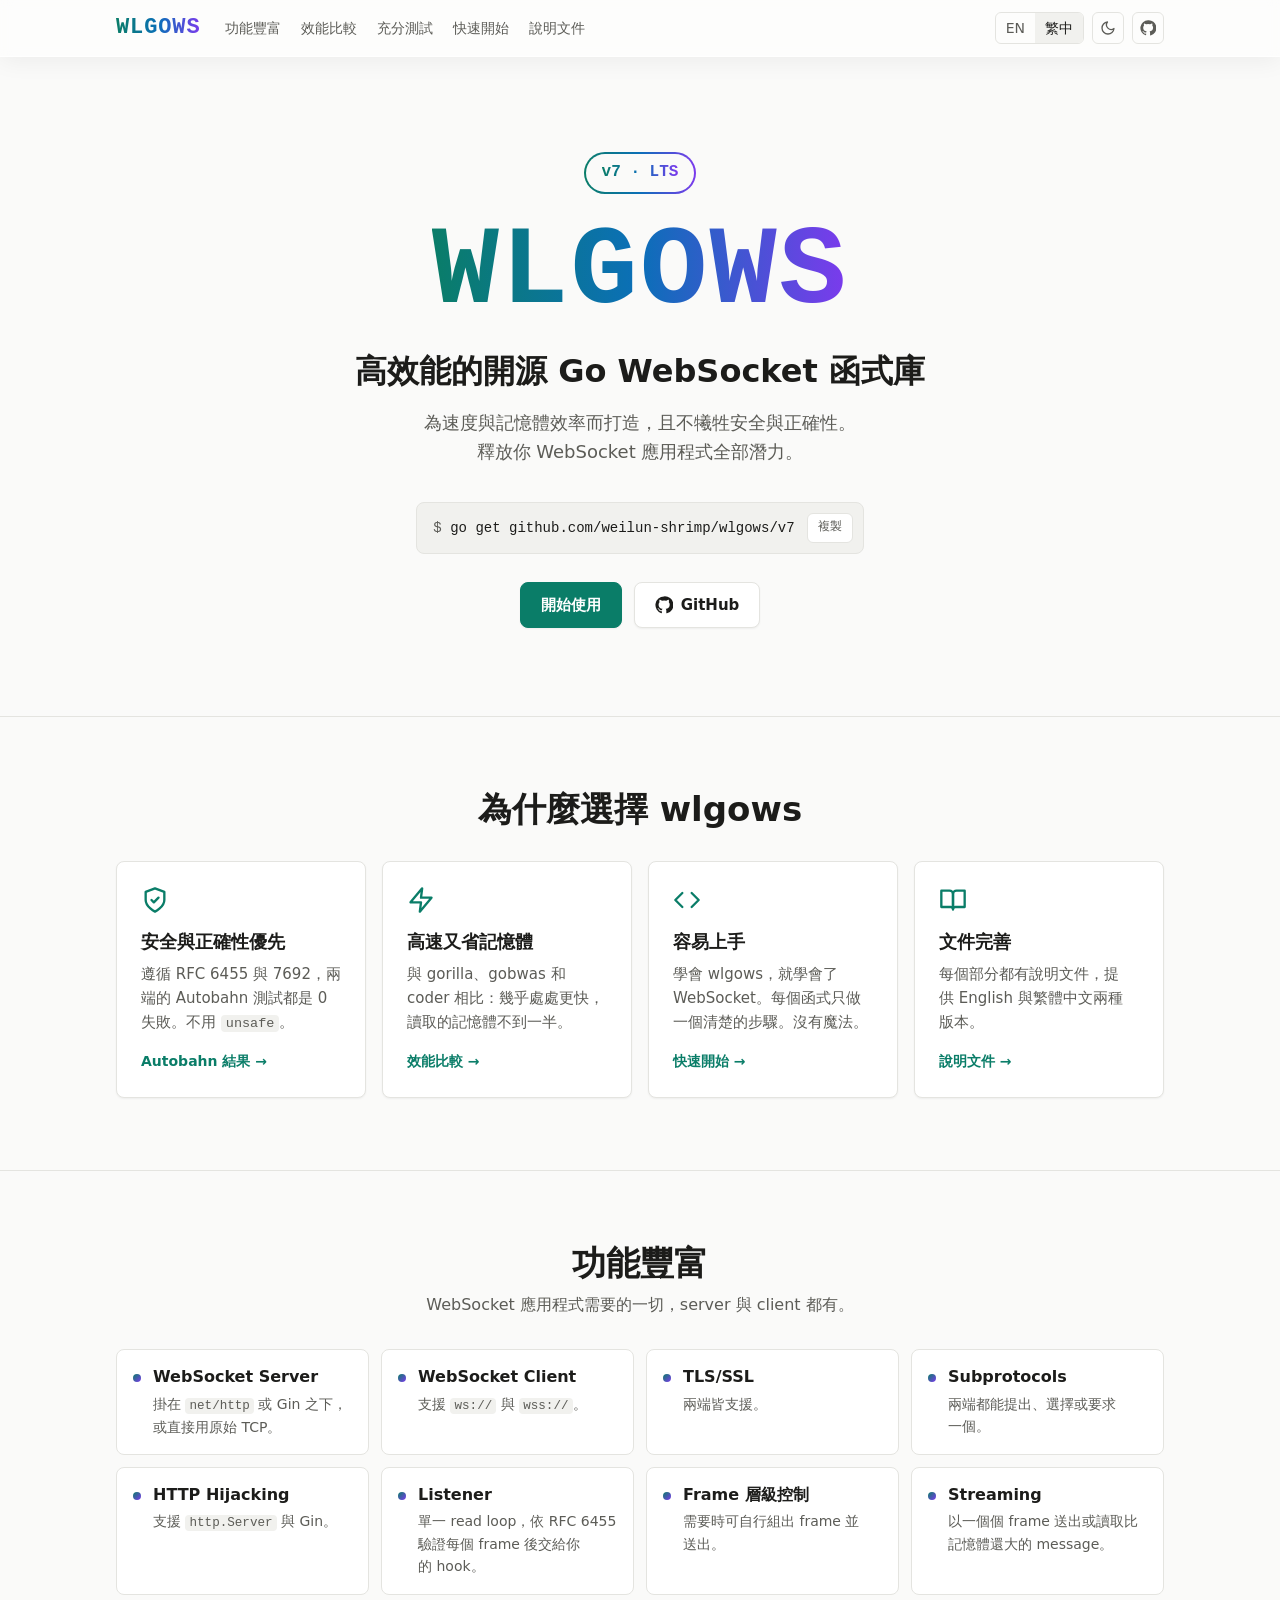
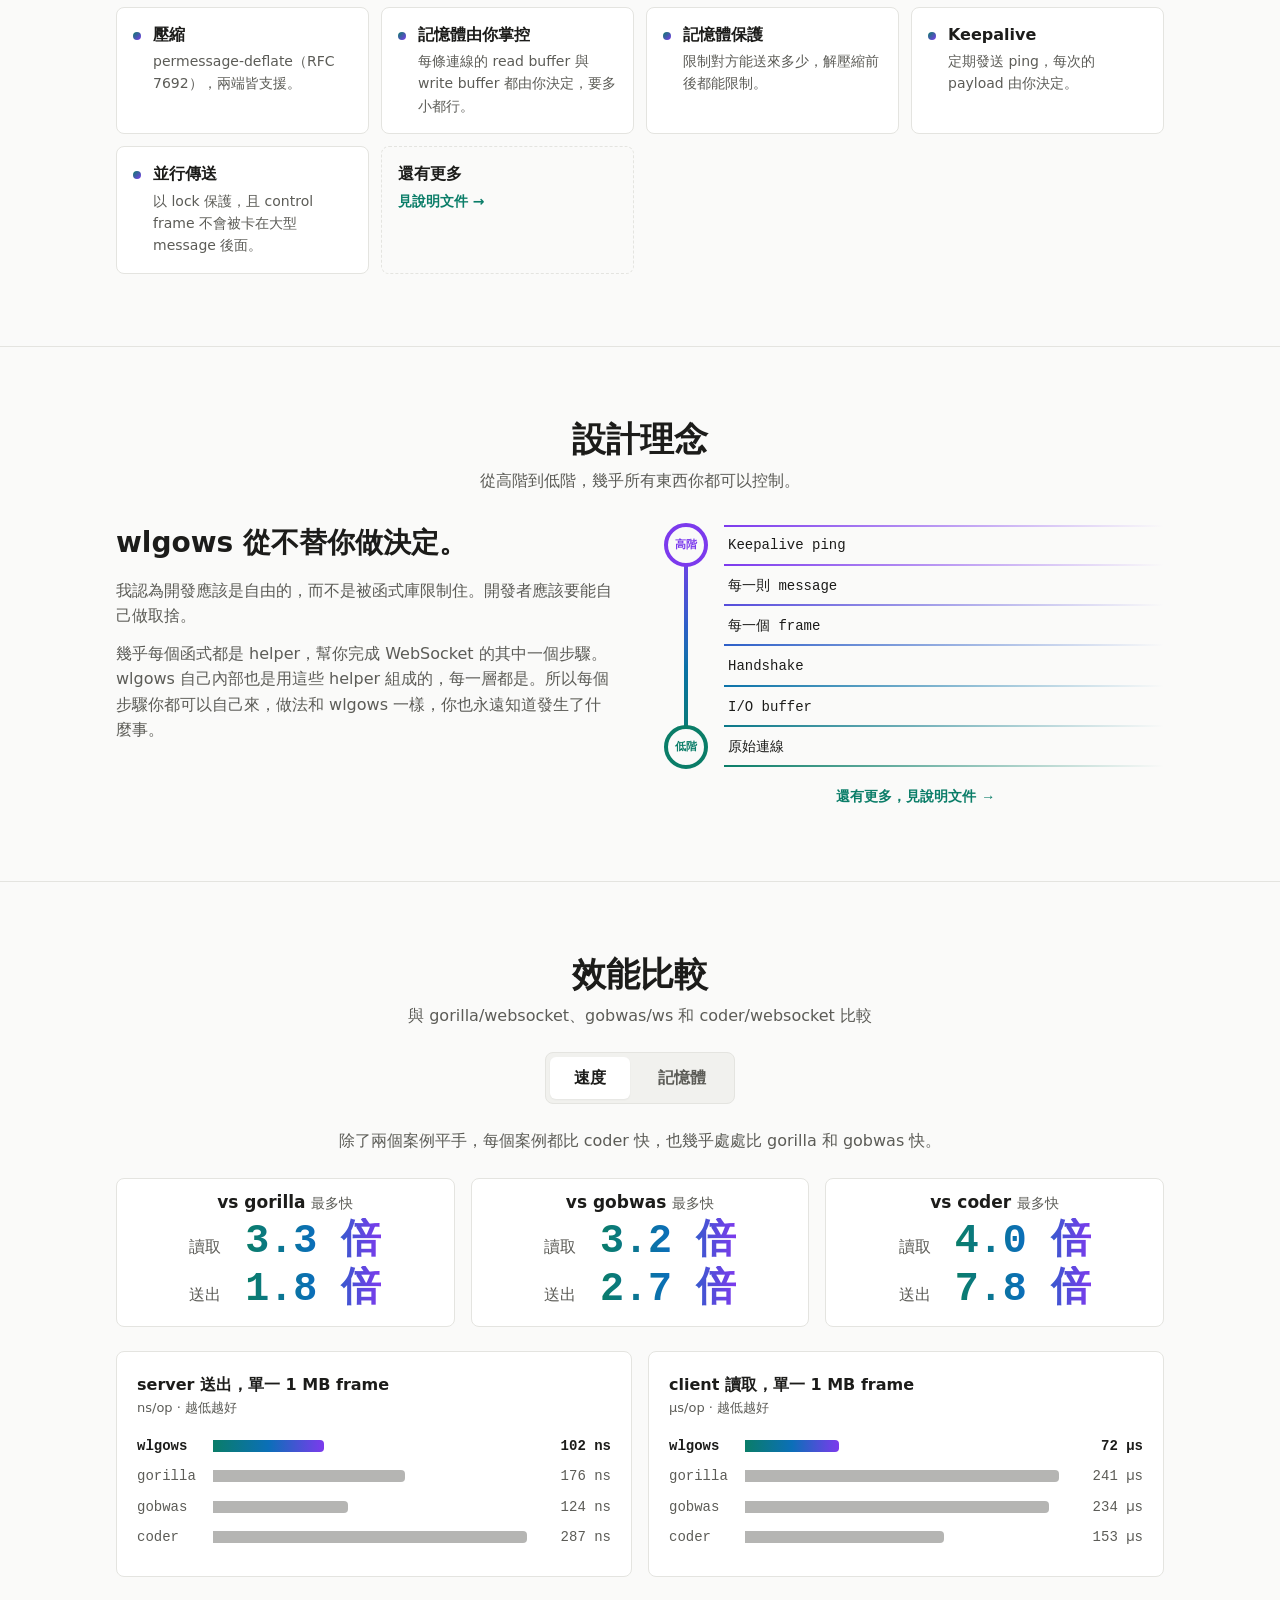
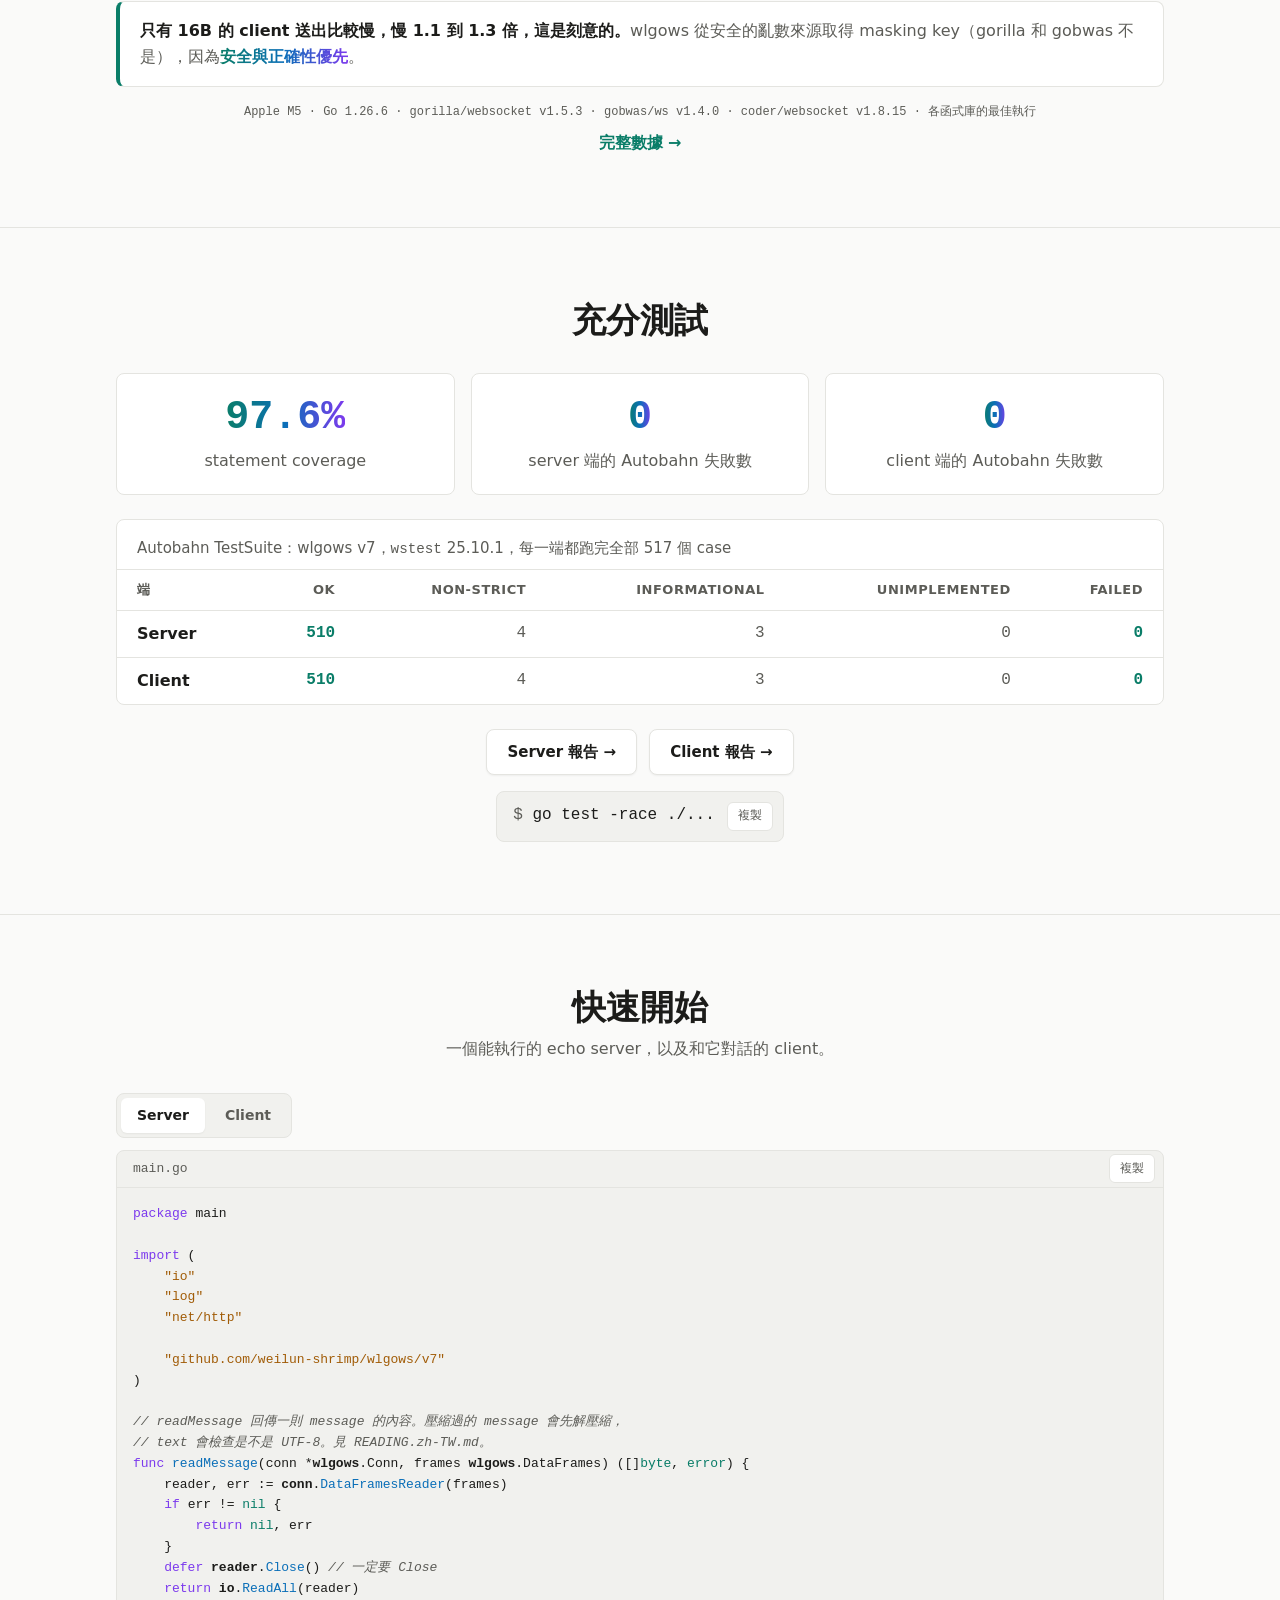
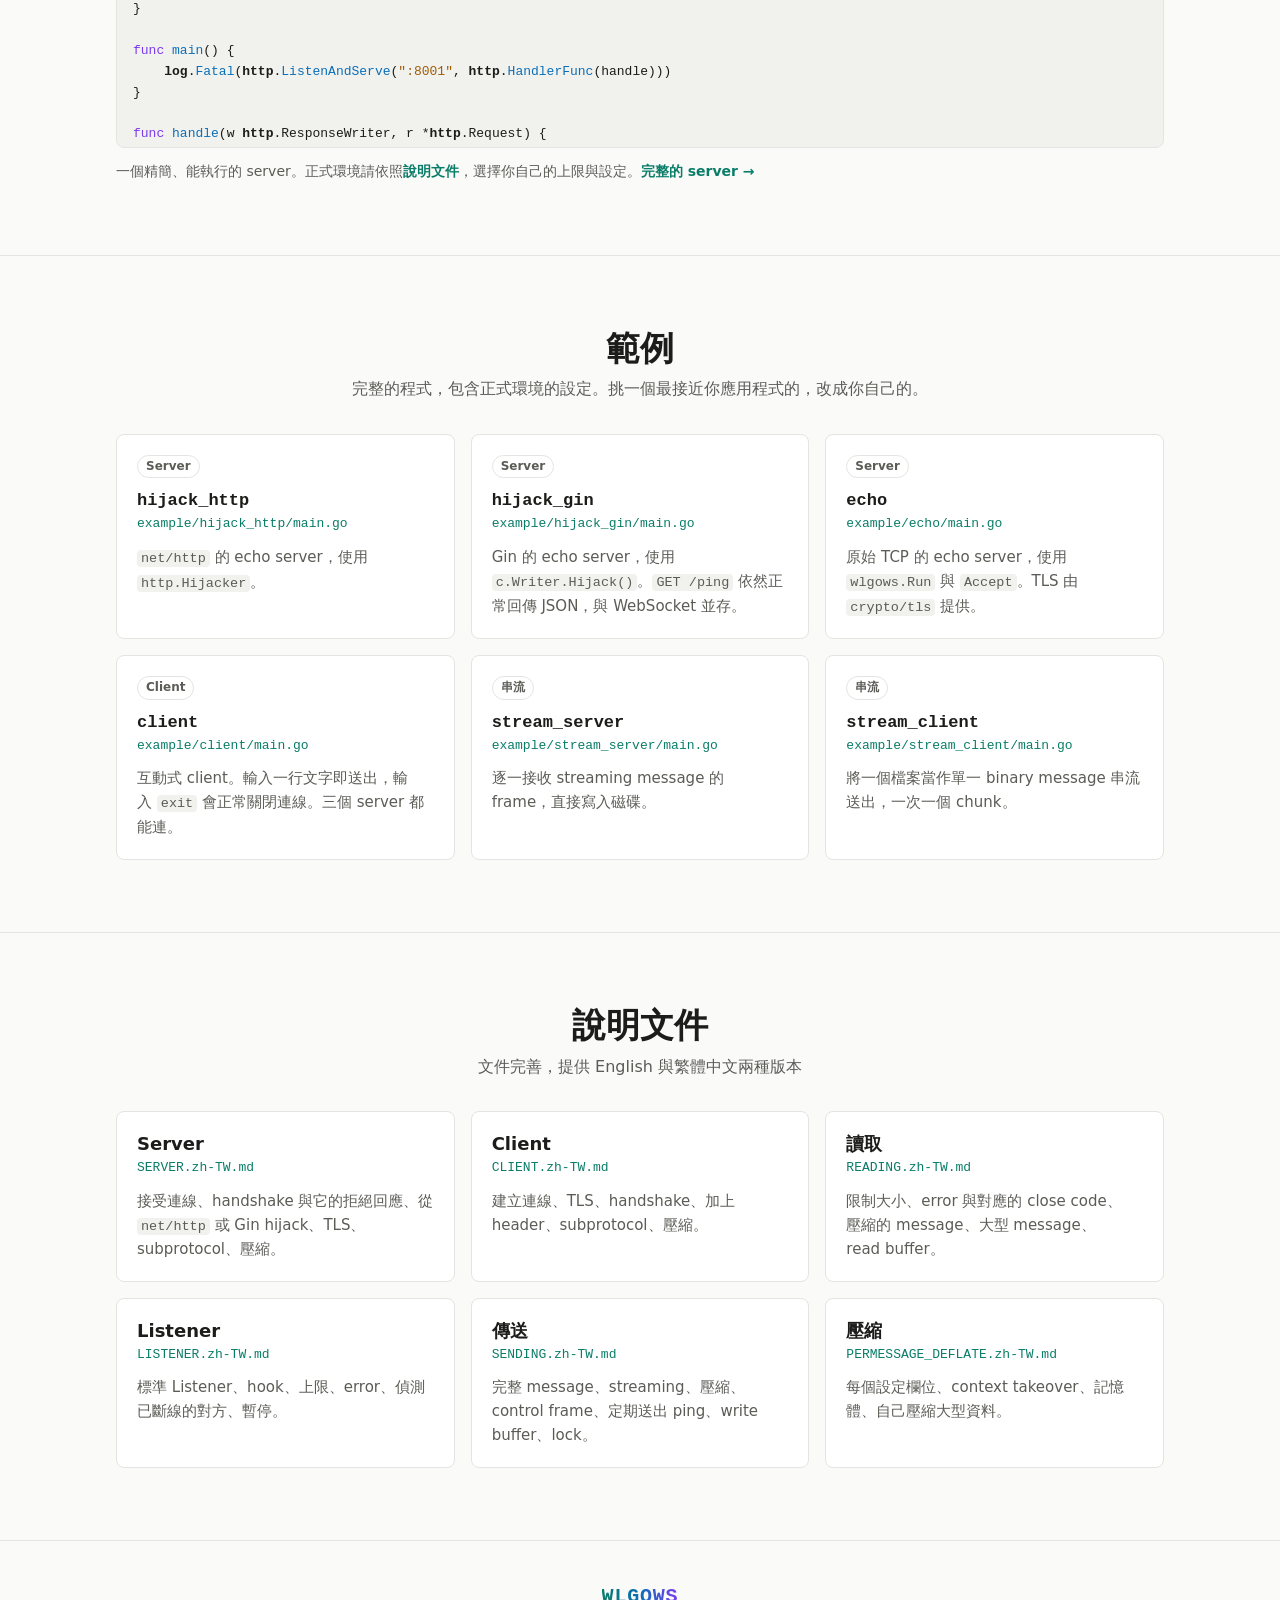
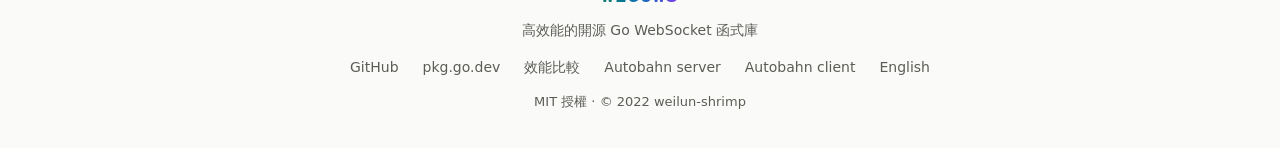
<file: .github/pages/zh-TW/index.html>
<!doctype html>
<html lang="zh-TW">
<head>
  <meta charset="utf-8">
  <meta name="viewport" content="width=device-width, initial-scale=1">
  <title>WLGOWS · Go WebSocket 函式庫</title>
  <meta name="description" content="高效能的開源 Go WebSocket 函式庫。為速度與記憶體效率而打造，且不犧牲安全與正確性。容易上手、功能豐富，經過充分測試，文件完善。">
  <link rel="canonical" href="https://weilun-shrimp.github.io/wlgows/zh-TW/">
  <link rel="alternate" hreflang="en" href="https://weilun-shrimp.github.io/wlgows/">
  <link rel="alternate" hreflang="zh-TW" href="https://weilun-shrimp.github.io/wlgows/zh-TW/">
  <link rel="alternate" hreflang="x-default" href="https://weilun-shrimp.github.io/wlgows/">
  <link rel="icon" href="../favicon.svg" type="image/svg+xml">

  <!-- The preview card when the link is shared (Slack, X, Discord ...). -->
  <meta property="og:type" content="website">
  <meta property="og:site_name" content="WLGOWS">
  <meta property="og:title" content="WLGOWS · Go WebSocket 函式庫">
  <meta property="og:description" content="高效能的開源 Go WebSocket 函式庫。為速度與記憶體效率而打造，且不犧牲安全與正確性。容易上手、功能豐富，經過充分測試，文件完善。">
  <meta property="og:url" content="https://weilun-shrimp.github.io/wlgows/zh-TW/">
  <meta property="og:locale" content="zh_TW">
  <meta property="og:locale:alternate" content="en_US">
  <meta name="twitter:card" content="summary">

  <!-- Tells search engines this page is about a Go library. -->
  <script type="application/ld+json">
  {
    "@context": "https://schema.org",
    "@type": "SoftwareSourceCode",
    "name": "WLGOWS",
    "description": "高效能的開源 Go WebSocket 函式庫。為速度與記憶體效率而打造，且不犧牲安全與正確性。容易上手、功能豐富，經過充分測試，文件完善。",
    "url": "https://weilun-shrimp.github.io/wlgows/zh-TW/",
    "codeRepository": "https://github.com/weilun-shrimp/wlgows",
    "programmingLanguage": "Go",
    "runtimePlatform": "Go 1.24 以上",
    "version": "7",
    "license": "https://opensource.org/licenses/MIT",
    "author": {
      "@type": "Person",
      "name": "weilun-shrimp",
      "url": "https://github.com/weilun-shrimp"
    },
    "keywords": "WebSocket 函式庫, Go WebSocket, Golang WebSocket, WebSocket server, WebSocket client, 開源, RFC 6455, RFC 7692, permessage-deflate",
    "sameAs": "https://pkg.go.dev/github.com/weilun-shrimp/wlgows/v7",
    "inLanguage": "zh-TW"
  }
  </script>

  <link rel="stylesheet" href="../style/index.css">
  <script src="../script/theme.js"></script>
  <script type="module" src="../script/index.js"></script>
</head>
<body>
  <header class="site-header glass">
    <div class="container">
      <a class="brand text-gradient" href="./">WLGOWS</a>
      <nav class="nav" id="site-nav">
        <a href="#features">功能豐富</a>
        <a href="#benchmarks">效能比較</a>
        <a href="#well-tested">充分測試</a>
        <a href="#quick-start">快速開始</a>
        <a href="#guides">說明文件</a>
      </nav>
      <div class="header-actions">
        <div class="lang-switch">
          <a href="../" hreflang="en" lang="en">EN</a>
          <a href="./" aria-current="page">繁中</a>
        </div>
        <button class="icon-button theme-toggle" type="button" aria-label="切換深／淺色模式">
          <svg class="icon-moon" viewBox="0 0 24 24" fill="none" stroke="currentColor" stroke-width="2" stroke-linecap="round" stroke-linejoin="round" aria-hidden="true"><path d="M21 12.8A9 9 0 1 1 11.2 3a7 7 0 0 0 9.8 9.8z"/></svg>
          <svg class="icon-sun" viewBox="0 0 24 24" fill="none" stroke="currentColor" stroke-width="2" stroke-linecap="round" stroke-linejoin="round" aria-hidden="true"><circle cx="12" cy="12" r="4"/><path d="M12 2v2M12 20v2M4.9 4.9l1.4 1.4M17.7 17.7l1.4 1.4M2 12h2M20 12h2M4.9 19.1l1.4-1.4M17.7 6.3l1.4-1.4"/></svg>
        </button>
        <a class="icon-button" href="https://github.com/weilun-shrimp/wlgows" aria-label="GitHub">
          <svg viewBox="0 0 24 24" fill="currentColor" aria-hidden="true"><path d="M12 .5a11.5 11.5 0 0 0-3.6 22.4c.6.1.8-.3.8-.6v-2c-3.2.7-3.9-1.5-3.9-1.5-.5-1.3-1.3-1.7-1.3-1.7-1-.7.1-.7.1-.7 1.2.1 1.8 1.2 1.8 1.2 1 1.8 2.8 1.3 3.4 1 .1-.8.4-1.3.8-1.6-2.6-.3-5.3-1.3-5.3-5.7 0-1.3.5-2.3 1.2-3.1-.1-.3-.5-1.5.1-3.1 0 0 1-.3 3.2 1.2a11 11 0 0 1 5.8 0c2.2-1.5 3.2-1.2 3.2-1.2.6 1.6.2 2.8.1 3.1.8.8 1.2 1.9 1.2 3.1 0 4.4-2.7 5.4-5.3 5.7.4.4.8 1.1.8 2.2v3.3c0 .3.2.7.8.6A11.5 11.5 0 0 0 12 .5z"/></svg>
        </a>
        <button class="icon-button menu-toggle" type="button" aria-label="選單" aria-controls="site-nav" aria-expanded="false">
          <svg class="icon-menu" viewBox="0 0 24 24" fill="none" stroke="currentColor" stroke-width="2" stroke-linecap="round" aria-hidden="true"><path d="M4 7h16M4 12h16M4 17h16"/></svg>
          <svg class="icon-close" viewBox="0 0 24 24" fill="none" stroke="currentColor" stroke-width="2" stroke-linecap="round" aria-hidden="true"><path d="M6 6l12 12M18 6 6 18"/></svg>
        </button>
      </div>
    </div>
  </header>

  <main>
    <section class="hero">
      <div class="container">
        <a class="badge" href="https://github.com/weilun-shrimp/wlgows/blob/master/README.zh-TW.md#緣起與為什麼是-v7"><span class="text-gradient">v7 · LTS</span></a>
        <h1>
          <span class="wordmark text-gradient">WLGOWS</span>
          <span class="headline">高效能的開源 Go WebSocket 函式庫</span>
        </h1>
        <p class="subline">為速度與記憶體效率而打造，且不犧牲安全與正確性。釋放你 WebSocket 應用程式全部潛力。</p>

        <div class="install">
          <code id="install-command">go get github.com/weilun-shrimp/wlgows/v7</code>
          <button class="copy-button" type="button" data-copy="install-command" data-copied-label="已複製">複製</button>
        </div>

        <div class="hero-actions">
          <a class="button button-primary" href="#quick-start">開始使用</a>
          <a class="button" href="https://github.com/weilun-shrimp/wlgows">
            <svg viewBox="0 0 24 24" fill="currentColor" aria-hidden="true"><path d="M12 .5a11.5 11.5 0 0 0-3.6 22.4c.6.1.8-.3.8-.6v-2c-3.2.7-3.9-1.5-3.9-1.5-.5-1.3-1.3-1.7-1.3-1.7-1-.7.1-.7.1-.7 1.2.1 1.8 1.2 1.8 1.2 1 1.8 2.8 1.3 3.4 1 .1-.8.4-1.3.8-1.6-2.6-.3-5.3-1.3-5.3-5.7 0-1.3.5-2.3 1.2-3.1-.1-.3-.5-1.5.1-3.1 0 0 1-.3 3.2 1.2a11 11 0 0 1 5.8 0c2.2-1.5 3.2-1.2 3.2-1.2.6 1.6.2 2.8.1 3.1.8.8 1.2 1.9 1.2 3.1 0 4.4-2.7 5.4-5.3 5.7.4.4.8 1.1.8 2.2v3.3c0 .3.2.7.8.6A11.5 11.5 0 0 0 12 .5z"/></svg>
            GitHub
          </a>
        </div>
      </div>
    </section>

    <section class="section" id="why">
      <div class="container">
        <h2 class="section-title">為什麼選擇 wlgows</h2>
        <div class="card-grid">
          <article class="card">
            <svg class="card-icon" viewBox="0 0 24 24" fill="none" stroke="currentColor" stroke-width="2" stroke-linecap="round" stroke-linejoin="round" aria-hidden="true"><path d="M12 22s8-4 8-10V5l-8-3-8 3v7c0 6 8 10 8 10z"/><path d="m9 12 2 2 4-4"/></svg>
            <h3>安全與正確性優先</h3>
            <p>遵循 RFC 6455 與 7692，兩端的 Autobahn 測試都是 0 失敗。不用 <code>unsafe</code>。</p>
            <a class="card-link" href="https://github.com/weilun-shrimp/wlgows/blob/master/example/AUTOBAHN.zh-TW.md#我們的結果">Autobahn 結果 →</a>
          </article>
          <article class="card">
            <svg class="card-icon" viewBox="0 0 24 24" fill="none" stroke="currentColor" stroke-width="2" stroke-linecap="round" stroke-linejoin="round" aria-hidden="true"><path d="M13 2 3 14h9l-1 8 10-12h-9l1-8z"/></svg>
            <h3>高速又省記憶體</h3>
            <p>與 gorilla、gobwas 和 coder 相比：幾乎處處更快，讀取的記憶體不到一半。</p>
            <a class="card-link" href="https://github.com/weilun-shrimp/wlgows/blob/master/BENCHMARK_COMPARISON.zh-TW.md">效能比較 →</a>
          </article>
          <article class="card">
            <svg class="card-icon" viewBox="0 0 24 24" fill="none" stroke="currentColor" stroke-width="2" stroke-linecap="round" stroke-linejoin="round" aria-hidden="true"><path d="m8 6-6 6 6 6"/><path d="m16 6 6 6-6 6"/></svg>
            <h3>容易上手</h3>
            <p>學會 wlgows，就學會了 WebSocket。每個函式只做一個清楚的步驟。沒有魔法。</p>
            <a class="card-link" href="#quick-start">快速開始 →</a>
          </article>
          <article class="card">
            <svg class="card-icon" viewBox="0 0 24 24" fill="none" stroke="currentColor" stroke-width="2" stroke-linecap="round" stroke-linejoin="round" aria-hidden="true"><path d="M2 4h7a3 3 0 0 1 3 3v13a2 2 0 0 0-2-2H2z"/><path d="M22 4h-7a3 3 0 0 0-3 3v13a2 2 0 0 1 2-2h8z"/></svg>
            <h3>文件完善</h3>
            <p>每個部分都有說明文件，提供 English 與<span class="nowrap">繁體中文</span>兩種版本。</p>
            <a class="card-link" href="#guides">說明文件 →</a>
          </article>
        </div>
      </div>
    </section>
    <section class="section" id="features">
      <div class="container">
        <h2 class="section-title">功能豐富</h2>
        <p class="section-subtitle">WebSocket 應用程式需要的一切，server 與 client 都有。</p>
        <ul class="feature-grid">
          <li class="feature">
            <h3>WebSocket Server</h3>
            <p>掛在 <code>net/http</code> 或 Gin 之下，或直接用原始 TCP。</p>
          </li>
          <li class="feature">
            <h3>WebSocket Client</h3>
            <p>支援 <code>ws://</code> 與 <code>wss://</code>。</p>
          </li>
          <li class="feature">
            <h3>TLS/SSL</h3>
            <p>兩端皆支援。</p>
          </li>
          <li class="feature">
            <h3>Subprotocols</h3>
            <p>兩端都能提出、選擇或要求一個。</p>
          </li>
          <li class="feature">
            <h3>HTTP Hijacking</h3>
            <p>支援 <code>http.Server</code> 與 Gin。</p>
          </li>
          <li class="feature">
            <h3>Listener</h3>
            <p>單一 read loop，依 RFC 6455 驗證每個 frame 後交給你的 hook。</p>
          </li>
          <li class="feature">
            <h3>Frame 層級控制</h3>
            <p>需要時可自行組出 frame 並送出。</p>
          </li>
          <li class="feature">
            <h3>Streaming</h3>
            <p>以一個個 frame 送出或讀取比記憶體還大的 message。</p>
          </li>
          <li class="feature">
            <h3>壓縮</h3>
            <p>permessage-deflate（RFC 7692），兩端皆支援。</p>
          </li>
          <li class="feature">
            <h3>記憶體由你掌控</h3>
            <p>每條連線的 read buffer 與 write buffer 都由你決定，要多小都行。</p>
          </li>
          <li class="feature">
            <h3>記憶體保護</h3>
            <p>限制對方能送來多少，解壓縮前後都能限制。</p>
          </li>
          <li class="feature">
            <h3>Keepalive</h3>
            <p>定期發送 ping，每次的 payload 由你決定。</p>
          </li>
          <li class="feature">
            <h3>並行傳送</h3>
            <p>以 lock 保護，且 control frame 不會被卡在大型 message 後面。</p>
          </li>
          <li class="feature feature-more">
            <a href="#guides">
              <span class="feature-more-title">還有更多</span>
              <p>見說明文件 →</p>
            </a>
          </li>
        </ul>
      </div>
    </section>
    <section class="section" id="design-concept">
      <div class="container">
        <h2 class="section-title">設計理念</h2>
        <p class="section-subtitle">從高階到低階，幾乎所有東西你都可以控制。</p>
        <div class="concept">
          <div class="concept-text">
            <p class="concept-lead">wlgows 從不替你做決定。</p>
            <p>我認為開發應該是自由的，而不是被函式庫限制住。開發者應該要能自己做取捨。</p>
            <p>幾乎每個函式都是 helper，幫你完成 WebSocket 的其中一個步驟。wlgows 自己內部也是用這些 helper 組成的，每一層都是。所以每個步驟你都可以自己來，做法和 wlgows 一樣，你也永遠知道發生了什麼事。</p>
          </div>
          <div class="concept-stack">
            <ol class="layer-stack">
              <li class="layer" data-level="高階">Keepalive ping</li>
              <li class="layer">每一則 message</li>
              <li class="layer">每一個 frame</li>
              <li class="layer">Handshake</li>
              <li class="layer">I/O buffer</li>
              <li class="layer" data-level="低階">原始連線</li>
            </ol>
            <p class="layer-stack-more"><a href="#guides">還有更多，見說明文件 →</a></p>
          </div>
        </div>
      </div>
    </section>
    <section class="section" id="benchmarks">
      <div class="container">
        <h2 class="section-title">效能比較</h2>
        <p class="section-subtitle">與 gorilla/websocket、gobwas/ws 和 coder/websocket 比較</p>

        <div class="code-tabs benchmark-tabs" data-tabs>
          <div class="code-tabs-bar">
            <div class="code-tabs-list" role="tablist" aria-label="效能比較">
              <button class="code-tab" type="button" role="tab" id="tab-speed" aria-controls="panel-speed" aria-selected="true">速度</button>
              <button class="code-tab" type="button" role="tab" id="tab-memory" aria-controls="panel-memory" aria-selected="false">記憶體</button>
            </div>
          </div>
          <div class="code-panel" role="tabpanel" id="panel-speed" aria-labelledby="tab-speed">
            <h3 class="visually-hidden">速度</h3>
            <p class="benchmark-conclusion">除了兩個案例平手，每個案例都比 coder 快，也幾乎處處比 gorilla 和 gobwas 快。</p>
            <div class="stat-row">
              <div class="stat">
                <h4 class="stat-title">vs gorilla <span class="stat-title-note">最多快</span></h4>
                <dl class="stat-pairs">
                  <div class="stat-pair">
                    <dt>讀取</dt>
                    <dd class="text-gradient">3.3 倍</dd>
                  </div>
                  <div class="stat-pair">
                    <dt>送出</dt>
                    <dd class="text-gradient">1.8 倍</dd>
                  </div>
                </dl>
              </div>
              <div class="stat">
                <h4 class="stat-title">vs gobwas <span class="stat-title-note">最多快</span></h4>
                <dl class="stat-pairs">
                  <div class="stat-pair">
                    <dt>讀取</dt>
                    <dd class="text-gradient">3.2 倍</dd>
                  </div>
                  <div class="stat-pair">
                    <dt>送出</dt>
                    <dd class="text-gradient">2.7 倍</dd>
                  </div>
                </dl>
              </div>
              <div class="stat">
                <h4 class="stat-title">vs coder <span class="stat-title-note">最多快</span></h4>
                <dl class="stat-pairs">
                  <div class="stat-pair">
                    <dt>讀取</dt>
                    <dd class="text-gradient">4.0 倍</dd>
                  </div>
                  <div class="stat-pair">
                    <dt>送出</dt>
                    <dd class="text-gradient">7.8 倍</dd>
                  </div>
                </dl>
              </div>
            </div>
            <div class="chart-grid">
              <figure class="bar-chart">
                <figcaption>
                  <span class="bar-chart-title">server 送出，單一 1 MB frame</span>
                  <span class="bar-chart-unit">ns/op · 越低越好</span>
                </figcaption>
                <div class="bar-rows">
                  <div class="bar-row bar-row-ours">
                    <span class="bar-name">wlgows</span>
                    <span class="bar-track"><span class="bar" style="--value: 35.5%"></span></span>
                    <span class="bar-value">102 ns</span>
                  </div>
                  <div class="bar-row">
                    <span class="bar-name">gorilla</span>
                    <span class="bar-track"><span class="bar" style="--value: 61.2%"></span></span>
                    <span class="bar-value">176 ns</span>
                  </div>
                  <div class="bar-row">
                    <span class="bar-name">gobwas</span>
                    <span class="bar-track"><span class="bar" style="--value: 43.1%"></span></span>
                    <span class="bar-value">124 ns</span>
                  </div>
                  <div class="bar-row">
                    <span class="bar-name">coder</span>
                    <span class="bar-track"><span class="bar" style="--value: 100.0%"></span></span>
                    <span class="bar-value">287 ns</span>
                  </div>
                </div>
              </figure>
              <figure class="bar-chart">
                <figcaption>
                  <span class="bar-chart-title">client 讀取，單一 1 MB frame</span>
                  <span class="bar-chart-unit">µs/op · 越低越好</span>
                </figcaption>
                <div class="bar-rows">
                  <div class="bar-row bar-row-ours">
                    <span class="bar-name">wlgows</span>
                    <span class="bar-track"><span class="bar" style="--value: 29.9%"></span></span>
                    <span class="bar-value">72 µs</span>
                  </div>
                  <div class="bar-row">
                    <span class="bar-name">gorilla</span>
                    <span class="bar-track"><span class="bar" style="--value: 100.0%"></span></span>
                    <span class="bar-value">241 µs</span>
                  </div>
                  <div class="bar-row">
                    <span class="bar-name">gobwas</span>
                    <span class="bar-track"><span class="bar" style="--value: 96.8%"></span></span>
                    <span class="bar-value">234 µs</span>
                  </div>
                  <div class="bar-row">
                    <span class="bar-name">coder</span>
                    <span class="bar-track"><span class="bar" style="--value: 63.4%"></span></span>
                    <span class="bar-value">153 µs</span>
                  </div>
                </div>
              </figure>
            </div>
            <div class="callout">
              <p><strong>只有 16B 的 client 送出比較慢，慢 1.1 到 1.3 倍，這是刻意的。</strong>wlgows 從安全的亂數來源取得 masking key（gorilla 和 gobwas 不是），因為<span class="callout-highlight text-gradient">安全與正確性優先</span>。</p>
            </div>
          </div>
          <div class="code-panel" role="tabpanel" id="panel-memory" aria-labelledby="tab-memory">
            <h3 class="visually-hidden">記憶體</h3>
            <p class="benchmark-conclusion">每次讀取的記憶體都不到一半，大多數送出也不配置記憶體。</p>
            <div class="stat-row">
              <div class="stat">
                <span class="stat-value text-gradient">不到一半</span>
                <span class="stat-label">每次讀取的記憶體，與另外三者任一個相比</span>
              </div>
            </div>
            <div class="chart-grid">
              <figure class="bar-chart">
                <figcaption>
                  <span class="bar-chart-title">讀取的記憶體，單一 1 MB frame</span>
                  <span class="bar-chart-unit">MB/op · 越低越好</span>
                </figcaption>
                <div class="bar-rows">
                  <div class="bar-row bar-row-ours">
                    <span class="bar-name">wlgows</span>
                    <span class="bar-track"><span class="bar" style="--value: 47.1%"></span></span>
                    <span class="bar-value">1.05 MB</span>
                  </div>
                  <div class="bar-row">
                    <span class="bar-name">gorilla</span>
                    <span class="bar-track"><span class="bar" style="--value: 100.0%"></span></span>
                    <span class="bar-value">2.23 MB</span>
                  </div>
                  <div class="bar-row">
                    <span class="bar-name">gobwas</span>
                    <span class="bar-track"><span class="bar" style="--value: 100.0%"></span></span>
                    <span class="bar-value">2.23 MB</span>
                  </div>
                  <div class="bar-row">
                    <span class="bar-name">coder</span>
                    <span class="bar-track"><span class="bar" style="--value: 100.0%"></span></span>
                    <span class="bar-value">2.23 MB</span>
                  </div>
                </div>
              </figure>
              <figure class="bar-chart">
                <figcaption>
                  <span class="bar-chart-title">server 送出的記憶體配置次數，8 個 16 KB frame</span>
                  <span class="bar-chart-unit">配置次數/op · 越低越好</span>
                </figcaption>
                <div class="bar-rows">
                  <div class="bar-row bar-row-ours">
                    <span class="bar-name">wlgows</span>
                    <span class="bar-track"><span class="bar" style="--value: 0.0%"></span></span>
                    <span class="bar-value">0</span>
                  </div>
                  <div class="bar-row">
                    <span class="bar-name">gorilla</span>
                    <span class="bar-track"><span class="bar" style="--value: 100.0%"></span></span>
                    <span class="bar-value">16</span>
                  </div>
                  <div class="bar-row">
                    <span class="bar-name">gobwas</span>
                    <span class="bar-track"><span class="bar" style="--value: 50.0%"></span></span>
                    <span class="bar-value">8</span>
                  </div>
                  <div class="bar-row">
                    <span class="bar-name">coder</span>
                    <span class="bar-track"><span class="bar" style="--value: 0.0%"></span></span>
                    <span class="bar-value">0</span>
                  </div>
                </div>
              </figure>
            </div>
          </div>
        </div>

        <p class="benchmark-env">Apple M5 · Go 1.26.6 · gorilla/websocket v1.5.3 · gobwas/ws v1.4.0 · coder/websocket v1.8.15 · 各函式庫的最佳執行</p>
        <p class="benchmark-more"><a href="https://github.com/weilun-shrimp/wlgows/blob/master/BENCHMARK_COMPARISON.zh-TW.md">完整數據 →</a></p>
      </div>
    </section>
    <section class="section" id="well-tested">
      <div class="container">
        <h2 class="section-title">充分測試</h2>
        <div class="stat-row">
          <div class="stat">
            <span class="stat-value text-gradient">97.6%</span>
            <span class="stat-label">statement coverage</span>
          </div>
          <div class="stat">
            <span class="stat-value text-gradient">0</span>
            <span class="stat-label">server 端的 Autobahn 失敗數</span>
          </div>
          <div class="stat">
            <span class="stat-value text-gradient">0</span>
            <span class="stat-label">client 端的 Autobahn 失敗數</span>
          </div>
        </div>
        <div class="table-card">
          <table class="data-table">
            <caption>Autobahn TestSuite：wlgows v7，<code>wstest</code> 25.10.1，每一端都跑完全部 517 個 case</caption>
            <thead>
              <tr>
                <th scope="col">端</th>
                <th scope="col">OK</th>
                <th scope="col">Non-Strict</th>
                <th scope="col">Informational</th>
                <th scope="col">Unimplemented</th>
                <th scope="col">Failed</th>
              </tr>
            </thead>
            <tbody>
              <tr>
                <th scope="row">Server</th>
                <td class="data-good">510</td>
                <td>4</td>
                <td>3</td>
                <td>0</td>
                <td class="data-good">0</td>
              </tr>
              <tr>
                <th scope="row">Client</th>
                <td class="data-good">510</td>
                <td>4</td>
                <td>3</td>
                <td>0</td>
                <td class="data-good">0</td>
              </tr>
            </tbody>
          </table>
        </div>
        <div class="tested-actions">
          <a class="button" href="../autobahn_server/index.html">Server 報告 →</a>
          <a class="button" href="../autobahn_client/index.html">Client 報告 →</a>
        </div>
        <div class="tested-command">
          <div class="install">
            <code id="test-command">go test -race ./...</code>
            <button class="copy-button" type="button" data-copy="test-command" data-copied-label="已複製">複製</button>
          </div>
        </div>
      </div>
    </section>
    <section class="section" id="quick-start">
      <div class="container">
        <h2 class="section-title">快速開始</h2>
        <p class="section-subtitle">一個能執行的 echo server，以及和它對話的 client。</p>
        <div class="code-tabs" data-tabs>
          <div class="code-tabs-bar">
            <div class="code-tabs-list" role="tablist" aria-label="快速開始程式碼">
              <button class="code-tab" type="button" role="tab" id="tab-server" aria-controls="panel-server" aria-selected="true">Server</button>
              <button class="code-tab" type="button" role="tab" id="tab-client" aria-controls="panel-client" aria-selected="false">Client</button>
            </div>
          </div>
          <div class="code-panel" role="tabpanel" id="panel-server" aria-labelledby="tab-server">
            <div class="code-block">
              <span class="code-block-name">main.go</span>
              <button class="copy-button" type="button" data-copy="code-server" data-copied-label="已複製">複製</button>
              <pre><code id="code-server">package main

import (
	"io"
	"log"
	"net/http"

	"github.com/weilun-shrimp/wlgows/v7"
)

// readMessage 回傳一則 message 的內容。壓縮過的 message 會先解壓縮，
// text 會檢查是不是 UTF-8。見 READING.zh-TW.md。
func readMessage(conn *wlgows.Conn, frames wlgows.DataFrames) ([]byte, error) {
	reader, err := conn.DataFramesReader(frames)
	if err != nil {
		return nil, err
	}
	defer reader.Close() // 一定要 Close
	return io.ReadAll(reader)
}

func main() {
	log.Fatal(http.ListenAndServe(":8001", http.HandlerFunc(handle)))
}

func handle(w http.ResponseWriter, r *http.Request) {
	hijacker, ok := w.(http.Hijacker)
	if !ok {
		http.Error(w, "could not hijack connection", http.StatusInternalServerError)
		return
	}
	netConn, bufRW, err := hijacker.Hijack()
	if err != nil {
		http.Error(w, "could not hijack connection", http.StatusInternalServerError)
		return
	}
	defer netConn.Close()

	// 要傳 bufRW.Reader：net/http 可能已經把第一個 frame 的開頭讀進去了。
	conn, _, err := wlgows.ServerHandShake(netConn, bufRW.Reader, bufRW.Writer, r, wlgows.ServerHandShakeConfig{})
	if err != nil {
		return
	}

	// ping、pong、close 與保留 opcode 都已處理好。
	listener := conn.NewStandardListener()

	// SetConfig 會整份替換設定，所以請從標準 hook 設好的那份開始修改。
	config := listener.GetConfig()
	config.Text = func(frames wlgows.DataFrames) {
		message, err := readMessage(conn, frames)
		if err != nil {
			listener.PauseListen(err) // Listen 會回傳 err
			return
		}
		conn.SendText(message, wlgows.SendDataConfig{}) // echo
	}
	listener.SetConfig(config)

	log.Println("closing:", listener.Listen())
}</code></pre>
            </div>
            <p class="code-note">一個精簡、能執行的 server。正式環境請依照<a href="#guides">說明文件</a>，選擇你自己的上限與設定。<a href="https://github.com/weilun-shrimp/wlgows/blob/master/README.zh-TW.md#快速開始">完整的 server →</a></p>
          </div>
          <div class="code-panel" role="tabpanel" id="panel-client" aria-labelledby="tab-client">
            <div class="code-block">
              <span class="code-block-name">main.go</span>
              <button class="copy-button" type="button" data-copy="code-client" data-copied-label="已複製">複製</button>
              <pre><code id="code-client">package main

import (
	"bufio"
	"io"
	"log"

	"github.com/weilun-shrimp/wlgows/v7"
)

// readMessage 回傳一則 message 的內容。壓縮過的 message 會先解壓縮，
// text 會檢查是不是 UTF-8。見 READING.zh-TW.md。
func readMessage(conn *wlgows.Conn, frames wlgows.DataFrames) ([]byte, error) {
	reader, err := conn.DataFramesReader(frames)
	if err != nil {
		return nil, err
	}
	defer reader.Close() // 一定要 Close
	return io.ReadAll(reader)
}

func main() {
	// Dial 只負責建立連線並組好 request。handshake 由你自己執行，所以送出前
	// 還可以替 `request` 加上 header。
	netConn, request, err := wlgows.Dial("ws://localhost:8001", nil)
	if err != nil {
		panic(err)
	}
	defer netConn.Close()

	// reader 與 writer 每條連線各佔 4096 byte；想縮小請見 READING.zh-TW.md 與 SENDING.zh-TW.md。
	conn, _, err := wlgows.ClientHandShake(netConn, bufio.NewReader(netConn), bufio.NewWriter(netConn), request, wlgows.ClientHandShakeConfig{})
	if err != nil {
		panic(err)
	}

	listener := conn.NewStandardListener()

	config := listener.GetConfig() // 標準 hook 設好的那份
	config.Text = func(frames wlgows.DataFrames) {
		message, err := readMessage(conn, frames)
		if err != nil {
			listener.PauseListen(err) // Listen 會回傳 err
			return
		}
		log.Printf("received: %s", message)
	}
	listener.SetConfig(config)

	conn.SendText([]byte("Hello, WebSocket!"), wlgows.SendDataConfig{})

	log.Println("closing:", listener.Listen())
}</code></pre>
            </div>
            <p class="code-note">一個精簡、能執行的 client。正式環境請依照<a href="#guides">說明文件</a>，選擇你自己的上限與設定。<a href="https://github.com/weilun-shrimp/wlgows/blob/master/README.zh-TW.md#快速開始">完整的 client →</a></p>
          </div>
        </div>
      </div>
    </section>
    <section class="section" id="examples">
      <div class="container">
        <h2 class="section-title">範例</h2>
        <p class="section-subtitle">完整的程式，包含正式環境的設定。挑一個最接近你應用程式的，改成你自己的。</p>
        <div class="example-grid">
          <a class="example" href="https://github.com/weilun-shrimp/wlgows/blob/master/example/hijack_http/main.go">
            <span class="example-kind">Server</span>
            <h3 class="example-name">hijack_http</h3>
            <span class="example-file">example/hijack_http/main.go</span>
            <p><code>net/http</code> 的 echo server，使用 <code>http.Hijacker</code>。</p>
          </a>
          <a class="example" href="https://github.com/weilun-shrimp/wlgows/blob/master/example/hijack_gin/main.go">
            <span class="example-kind">Server</span>
            <h3 class="example-name">hijack_gin</h3>
            <span class="example-file">example/hijack_gin/main.go</span>
            <p>Gin 的 echo server，使用 <code>c.Writer.Hijack()</code>。<code>GET /ping</code> 依然正常回傳 JSON，與 WebSocket 並存。</p>
          </a>
          <a class="example" href="https://github.com/weilun-shrimp/wlgows/blob/master/example/echo/main.go">
            <span class="example-kind">Server</span>
            <h3 class="example-name">echo</h3>
            <span class="example-file">example/echo/main.go</span>
            <p>原始 TCP 的 echo server，使用 <code>wlgows.Run</code> 與 <code>Accept</code>。TLS 由 <code>crypto/tls</code> 提供。</p>
          </a>
          <a class="example" href="https://github.com/weilun-shrimp/wlgows/blob/master/example/client/main.go">
            <span class="example-kind">Client</span>
            <h3 class="example-name">client</h3>
            <span class="example-file">example/client/main.go</span>
            <p>互動式 client。輸入一行文字即送出，輸入 <code>exit</code> 會正常關閉連線。三個 server 都能連。</p>
          </a>
          <a class="example" href="https://github.com/weilun-shrimp/wlgows/blob/master/example/stream_server/main.go">
            <span class="example-kind">串流</span>
            <h3 class="example-name">stream_server</h3>
            <span class="example-file">example/stream_server/main.go</span>
            <p>逐一接收 streaming message 的 frame，直接寫入磁碟。</p>
          </a>
          <a class="example" href="https://github.com/weilun-shrimp/wlgows/blob/master/example/stream_client/main.go">
            <span class="example-kind">串流</span>
            <h3 class="example-name">stream_client</h3>
            <span class="example-file">example/stream_client/main.go</span>
            <p>將一個檔案當作單一 binary message 串流送出，一次一個 chunk。</p>
          </a>
        </div>
      </div>
    </section>
    <section class="section" id="guides">
      <div class="container">
        <h2 class="section-title">
          說明文件
          <span class="section-title-sub">文件完善，提供 English 與<span class="nowrap">繁體中文</span>兩種版本</span>
        </h2>
        <div class="guide-grid">
          <a class="guide" href="https://github.com/weilun-shrimp/wlgows/blob/master/SERVER.zh-TW.md">
            <h3 class="guide-title">Server</h3>
            <span class="guide-file">SERVER.zh-TW.md</span>
            <p>接受連線、handshake 與它的拒絕回應、從 <code>net/http</code> 或 Gin hijack、TLS、subprotocol、壓縮。</p>
          </a>
          <a class="guide" href="https://github.com/weilun-shrimp/wlgows/blob/master/CLIENT.zh-TW.md">
            <h3 class="guide-title">Client</h3>
            <span class="guide-file">CLIENT.zh-TW.md</span>
            <p>建立連線、TLS、handshake、加上 header、subprotocol、壓縮。</p>
          </a>
          <a class="guide" href="https://github.com/weilun-shrimp/wlgows/blob/master/READING.zh-TW.md">
            <h3 class="guide-title">讀取</h3>
            <span class="guide-file">READING.zh-TW.md</span>
            <p>限制大小、error 與對應的 close code、壓縮的 message、大型 message、read buffer。</p>
          </a>
          <a class="guide" href="https://github.com/weilun-shrimp/wlgows/blob/master/LISTENER.zh-TW.md">
            <h3 class="guide-title">Listener</h3>
            <span class="guide-file">LISTENER.zh-TW.md</span>
            <p>標準 Listener、hook、上限、error、偵測已斷線的對方、暫停。</p>
          </a>
          <a class="guide" href="https://github.com/weilun-shrimp/wlgows/blob/master/SENDING.zh-TW.md">
            <h3 class="guide-title">傳送</h3>
            <span class="guide-file">SENDING.zh-TW.md</span>
            <p>完整 message、streaming、壓縮、control frame、定期送出 ping、write buffer、lock。</p>
          </a>
          <a class="guide" href="https://github.com/weilun-shrimp/wlgows/blob/master/PERMESSAGE_DEFLATE.zh-TW.md">
            <h3 class="guide-title">壓縮</h3>
            <span class="guide-file">PERMESSAGE_DEFLATE.zh-TW.md</span>
            <p>每個設定欄位、context takeover、記憶體、自己壓縮大型資料。</p>
          </a>
        </div>
      </div>
    </section>
  </main>
  <footer class="site-footer">
    <div class="container site-footer-inner">
      <a class="site-footer-brand text-gradient" href="./">WLGOWS</a>
      <p class="site-footer-tagline">高效能的開源 Go WebSocket 函式庫</p>
      <nav class="site-footer-links" aria-label="頁尾">
        <a href="https://github.com/weilun-shrimp/wlgows">GitHub</a>
        <a href="https://pkg.go.dev/github.com/weilun-shrimp/wlgows/v7">pkg.go.dev</a>
        <a href="https://github.com/weilun-shrimp/wlgows/blob/master/BENCHMARK_COMPARISON.zh-TW.md">效能比較</a>
        <a href="../autobahn_server/index.html">Autobahn server</a>
        <a href="../autobahn_client/index.html">Autobahn client</a>
        <a href="../" hreflang="en" lang="en">English</a>
      </nav>
      <p class="site-footer-license"><a href="https://github.com/weilun-shrimp/wlgows/blob/master/LICENSE.txt">MIT 授權</a> · © 2022 weilun-shrimp</p>
    </div>
  </footer>
</body>
</html>
</file>
<file: .github/pages/style/index.css>
/* Shared by index.html (en) and zh-TW/index.html. Loads every style file.
   base.css comes first, for its colors. The page parts come last, so their
   rules win over the components'. */

@import url("base.css");

/* Components */
@import url("glass.css");
@import url("text-gradient.css");
@import url("badge.css");
@import url("button.css");
@import url("icon-button.css");
@import url("theme-toggle.css");
@import url("lang-switch.css");
@import url("card.css");
@import url("feature.css");
@import url("example.css");
@import url("guide.css");
@import url("layer-stack.css");
@import url("stat.css");
@import url("bar-chart.css");
@import url("callout.css");
@import url("data-table.css");
@import url("code-block.css");
@import url("code-highlight.css");
@import url("code-tabs.css");
@import url("install.css");
@import url("reveal.css");

/* Page parts */
@import url("header.css");
@import url("hero.css");
@import url("concept.css");
@import url("benchmarks.css");
@import url("tested.css");
@import url("section.css");
@import url("footer.css");
</file>
